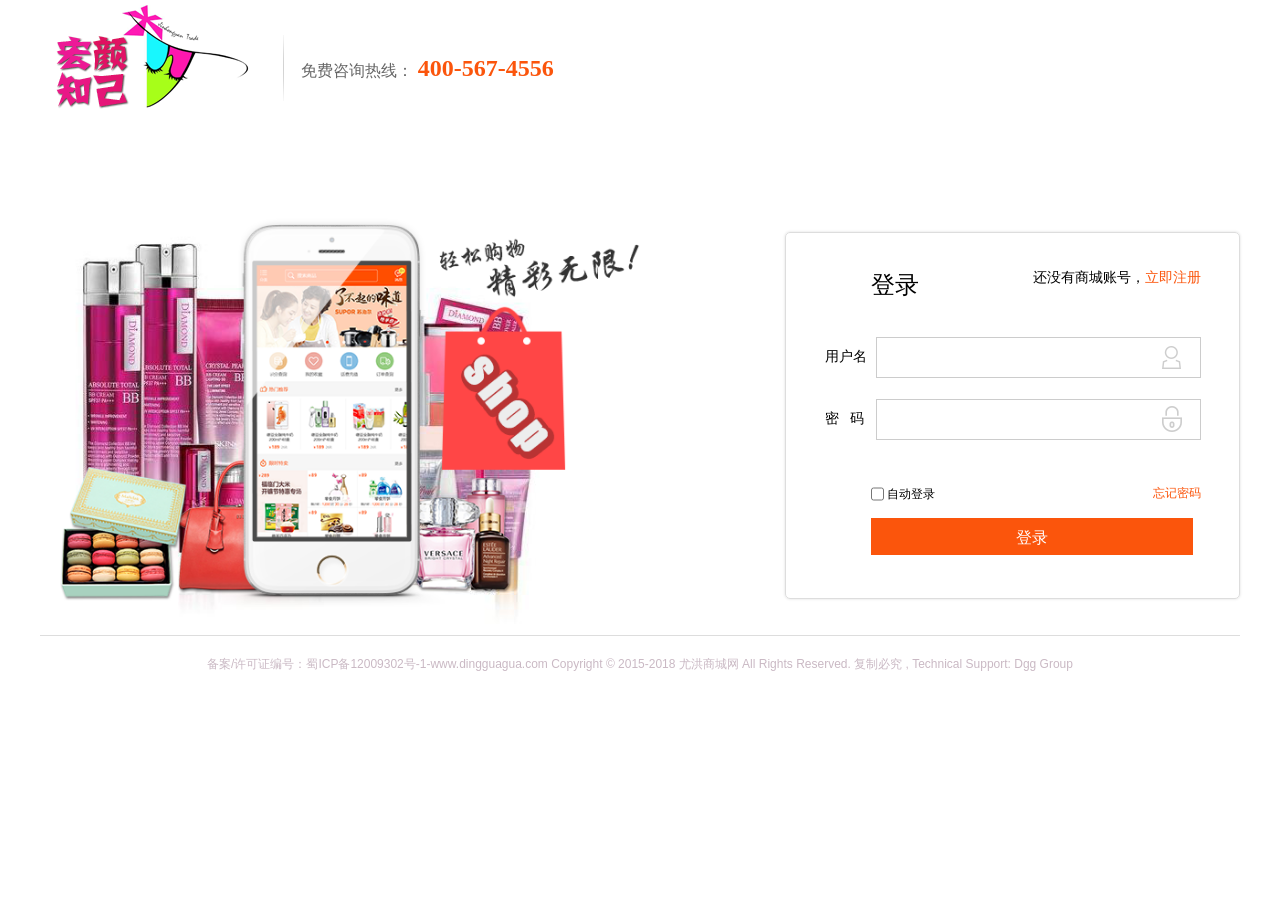
<file: login.html>
<!DOCTYPE html>
<html lang="en">
<head>
    <meta charset="UTF-8">
    <title>用户登录</title>
    <link rel="stylesheet" href="css/common.css">
    <link rel="stylesheet" href="css/login.css">
    <link rel="stylesheet" href="http://at.alicdn.com/t/font_433252_wjn80qqgogk3xr.css">
</head>
<body>
    <div class="login_box">
        <!--logo+电话-->
        <header>
            <a href="index.html">
                <img src="img/logo.png" >
            </a>
            <div class="phone">
                免费咨询热线： <b>400-567-4556</b>
            </div>

        </header>
        <!--主体部分-->
        <section>
            <img src="img/imgbg_03.png" >
            <form id="login">
                <table>
                    <thead>
                    <tr height="60">
                        <td></td>
                        <td><p>登录 <span>还没有商城账号，<a href="register.html">立即注册</a></span></p></td>
                    </tr>
                    </thead>
                    <tbody>
                    <tr>
                        <td> 用户名</td>
                        <td><input type="text" class="uName" name="uname"></td>
                    </tr>

                    <tr>
                        <td>密&nbsp;&nbsp; 码</td>
                        <td><input type="password" class="uPwd" name="upwd"></td>
                    </tr>

                    <tr class="input_tip">
                        <td></td>
                        <td >
                            <div class="tip_txt">
                                <i></i> <span></span>
                            </div>
                        </td>
                    </tr>

                    <tr  style="vertical-align: bottom;height:26px">
                        <td></td>
                        <td style="height:16px;">
                            <input type="checkbox" class="checkbox" style="height:16px">
                            <lable class="txt">自动登录</lable>
                            <a  href="javascript:" class="forget">忘记密码</a>
                        </td>
                    </tr>
                    <tr height="40">
                        <td></td>
                        <td> <input type="button" id="btnLogin" value="登录"></td>
                    </tr>
                    </tbody>
                </table>
            </form>
        </section>
        <!--页面底部-->
        <footer>
            备案/许可证编号：蜀ICP备12009302号-1-www.dingguagua.com Copyright © 2015-2018 尤洪商城网 All Rights Reserved. 复制必究 , Technical Support: Dgg Group
        </footer>
    </div>
    <script src="js/jquery-1.11.3.min.js"></script>
    <script src="js/jquery.cookie.js"></script>
    <script src="js/login.js"></script>
</body>
</html>
</file>
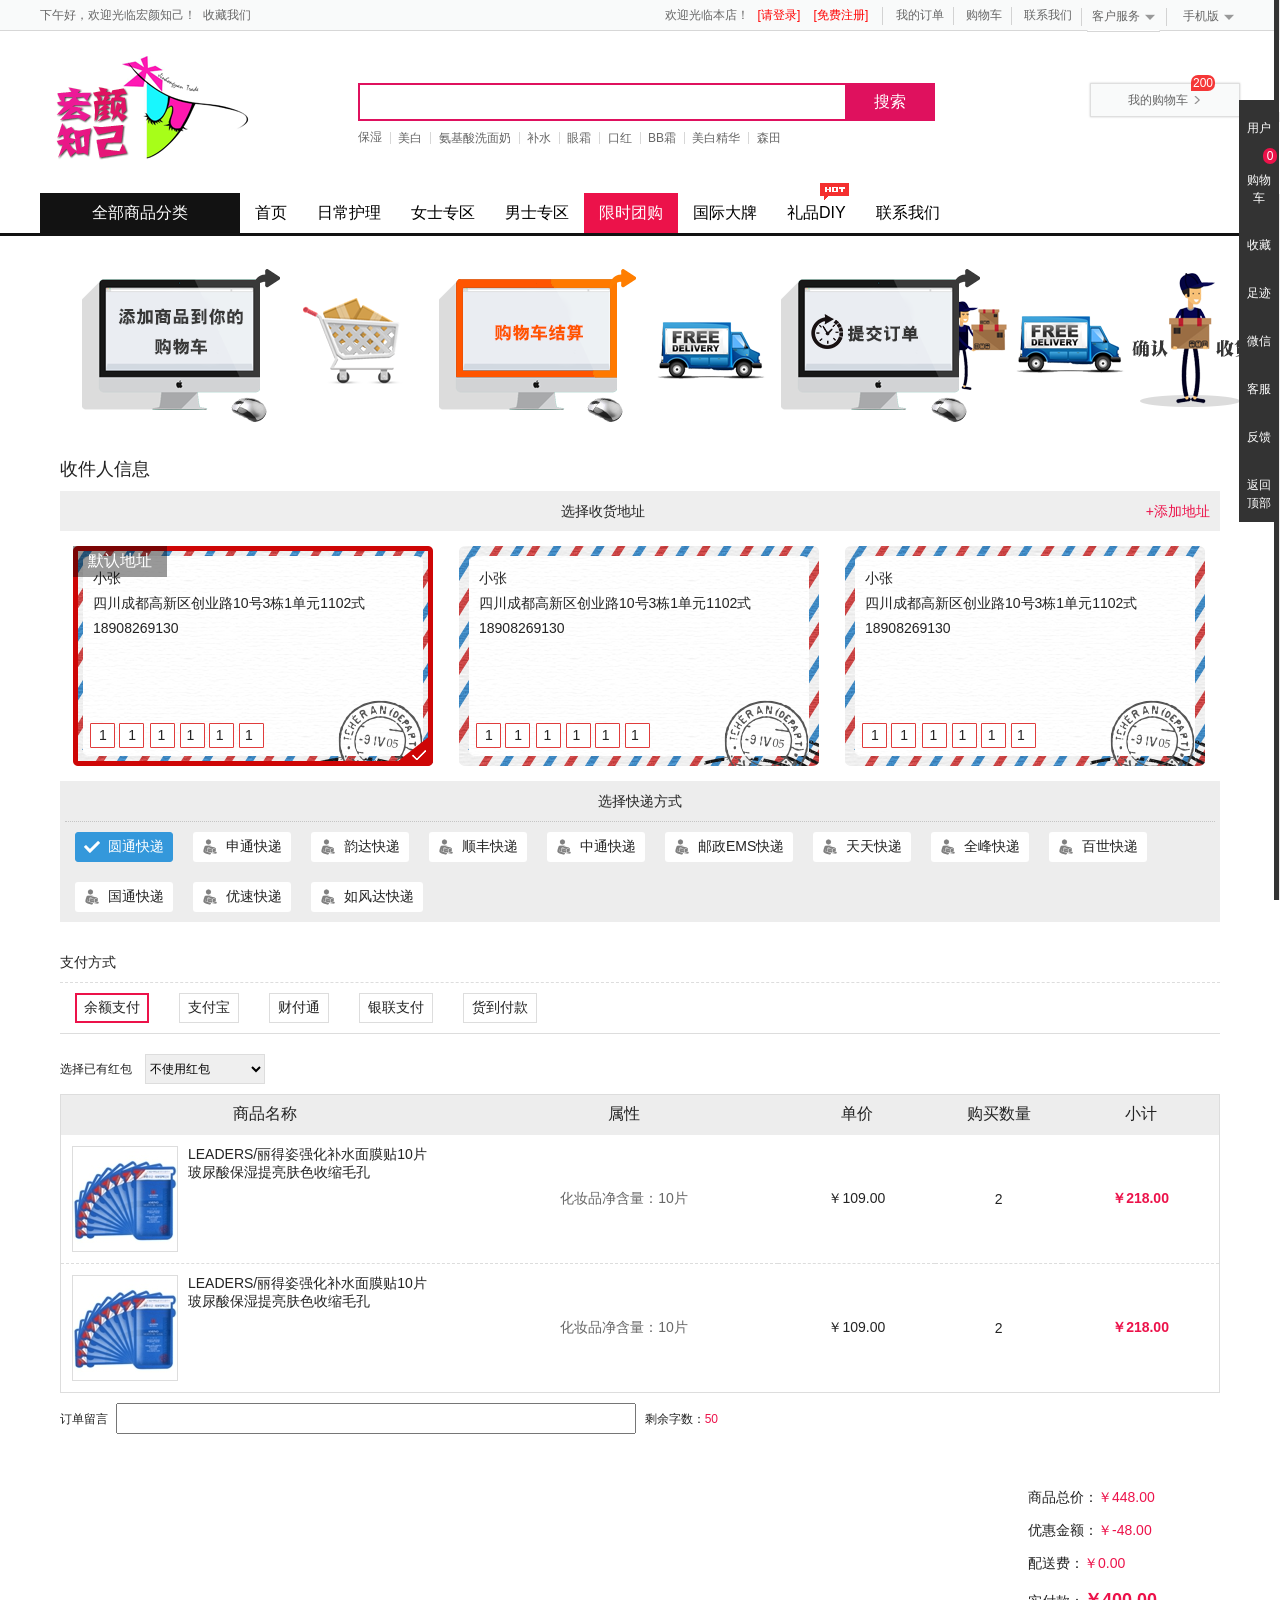
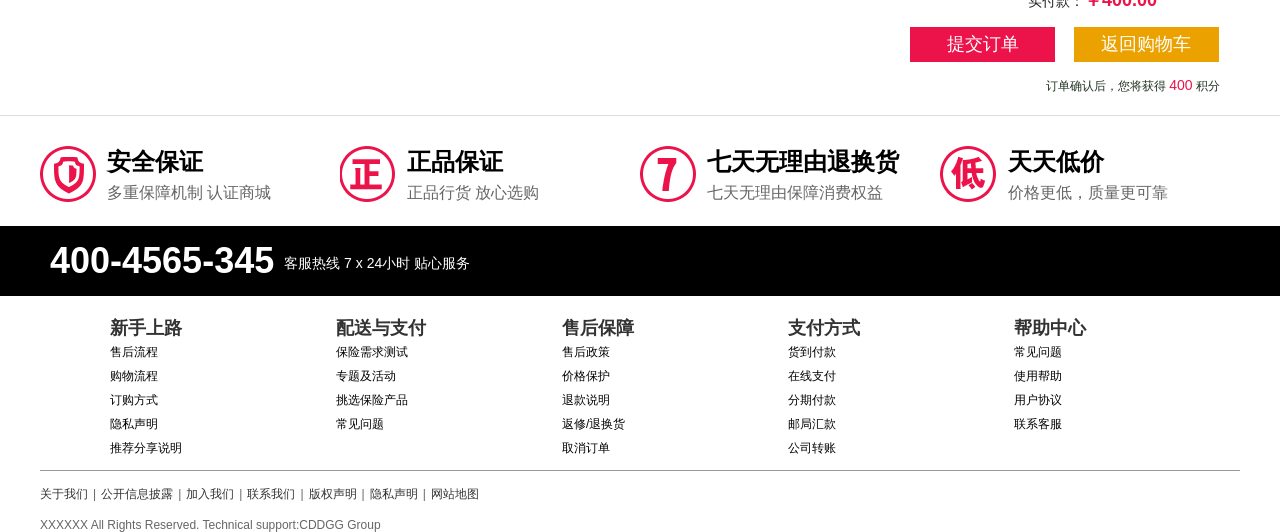
<file: order_payment.html>
<!DOCTYPE html>
<html lang="en">
<head>
    <meta charset="UTF-8">
    <title>订单确认</title>
    <link rel="stylesheet" href="css/common.css">
    <link rel="stylesheet" href="css/order_payment.css">
    <link rel="stylesheet" href="http://at.alicdn.com/t/font_433252_wjn80qqgogk3xr.css">
</head>
<body>
<div id="header"></div>
<!--主体部分-->
<section id="main" class=" clear">
    <img src="img/Process_img_02.png" alt="">
    <h1>收件人信息</h1>
    <!--收货地址-->
    <div id="addr">
        <p>选择收货地址 <a  class="rt">+添加地址</a></p>
        <ul class="addr_box clear">
                <li class="addr_choose">
                    <div class="addr_cont">
                    <p>小张</p>
                    <p>四川成都高新区创业路10号3栋1单元1102式</p>
                    <p>18908269130</p>
                    <p class="postcode">
                        <span>1</span>
                        <span>1</span>
                        <span>1</span>
                        <span>1</span>
                        <span>1</span>
                        <span>1</span>
                    </p>
                    </div>
                    <span class="default">默认地址</span>
                    <!--遮罩层-->
                    <div class="shade">
                        <a  class="btn_del"></a>
                        <a  class="btn_modify"></a>
                    </div>
                </li>
                <li>
                    <div class="addr_cont">
                    <p>小张</p>
                    <p>四川成都高新区创业路10号3栋1单元1102式</p>
                    <p>18908269130</p>
                    <p class="postcode">
                        <span>1</span>
                        <span>1</span>
                        <span>1</span>
                        <span>1</span>
                        <span>1</span>
                        <span>1</span>
                    </p>
                    </div>
                    <!--遮罩层-->
                    <div class="shade">
                        <a  class="btn_del"></a>
                        <a  class="btn_modify"></a>
                    </div>
                </li>
                <li>
                    <div class="addr_cont">
                    <p>小张</p>
                    <p>四川成都高新区创业路10号3栋1单元1102式</p>
                    <p>18908269130</p>
                    <p class="postcode">
                        <span>1</span>
                        <span>1</span>
                        <span>1</span>
                        <span>1</span>
                        <span>1</span>
                        <span>1</span>
                    </p>
                    </div>
                    <!--遮罩层-->
                    <div class="shade">
                        <a  class="btn_del"></a>
                        <a  class="btn_modify"></a>
                    </div>
                </li>
            </ul>
    </div>
    <!--快递方式-->
    <div id="express_delivery">
        <p>选择快递方式</p>
        <ul class="clear">
            <li class="selected">
                <a ><span></span>圆通快递</a>
                <div class="pop-up">
                    <b></b>
                    <p>到付价格=现付价格*1.25，不足1元按1元收取，到付最低15元起。此价格供参考，详情请咨询圆通当地营业网点</p>
                    <p>资费：15元</p>
                    <h3>满68元包邮</h3>
                    <p><a >点击查看是否在配送范围内</a></p>
                </div>
            </li>
            <li><a ><span></span>申通快递</a> <div class="pop-up">
                <b></b>
                <p>到付价格=现付价格*1.25，不足1元按1元收取，到付最低15元起。此价格供参考，详情请咨询圆通当地营业网点</p>
                <p>资费：15元</p>
                <h3>满68元包邮</h3>
                <p><a >点击查看是否在配送范围内</a></p>
            </div></li>
            <li><a ><span></span>韵达快递</a> <div class="pop-up">
                <b></b>
                <p>到付价格=现付价格*1.25，不足1元按1元收取，到付最低15元起。此价格供参考，详情请咨询圆通当地营业网点</p>
                <p>资费：15元</p>
                <h3>满68元包邮</h3>
                <p><a >点击查看是否在配送范围内</a></p>
            </div></li>
            <li><a ><span></span>顺丰快递</a> <div class="pop-up">
                <b></b>
                <p>到付价格=现付价格*1.25，不足1元按1元收取，到付最低15元起。此价格供参考，详情请咨询圆通当地营业网点</p>
                <p>资费：15元</p>
                <h3>满68元包邮</h3>
                <p><a >点击查看是否在配送范围内</a></p>
            </div></li>
            <li><a ><span></span>中通快递</a> <div class="pop-up">
                <b></b>
                <p>到付价格=现付价格*1.25，不足1元按1元收取，到付最低15元起。此价格供参考，详情请咨询圆通当地营业网点</p>
                <p>资费：15元</p>
                <h3>满68元包邮</h3>
                <p><a >点击查看是否在配送范围内</a></p>
            </div></li>
            <li><a ><span></span>邮政EMS快递</a> <div class="pop-up">
                <b></b>
                <p>到付价格=现付价格*1.25，不足1元按1元收取，到付最低15元起。此价格供参考，详情请咨询圆通当地营业网点</p>
                <p>资费：15元</p>
                <h3>满68元包邮</h3>
                <p><a >点击查看是否在配送范围内</a></p>
            </div></li>
            <li><a ><span></span>天天快递</a> <div class="pop-up">
                <b></b>
                <p>到付价格=现付价格*1.25，不足1元按1元收取，到付最低15元起。此价格供参考，详情请咨询圆通当地营业网点</p>
                <p>资费：15元</p>
                <h3>满68元包邮</h3>
                <p><a >点击查看是否在配送范围内</a></p>
            </div></li>
            <li><a ><span></span>全峰快递</a> <div class="pop-up">
                <b></b>
                <p>到付价格=现付价格*1.25，不足1元按1元收取，到付最低15元起。此价格供参考，详情请咨询圆通当地营业网点</p>
                <p>资费：15元</p>
                <h3>满68元包邮</h3>
                <p><a >点击查看是否在配送范围内</a></p>
            </div></li>
            <li><a ><span></span>百世快递</a> <div class="pop-up">
                <b></b>
                <p>到付价格=现付价格*1.25，不足1元按1元收取，到付最低15元起。此价格供参考，详情请咨询圆通当地营业网点</p>
                <p>资费：15元</p>
                <h3>满68元包邮</h3>
                <p><a >点击查看是否在配送范围内</a></p>
            </div></li>
            <li><a ><span></span>国通快递</a> <div class="pop-up">
                <b></b>
                <p>到付价格=现付价格*1.25，不足1元按1元收取，到付最低15元起。此价格供参考，详情请咨询圆通当地营业网点</p>
                <p>资费：15元</p>
                <h3>满68元包邮</h3>
                <p><a >点击查看是否在配送范围内</a></p>
            </div></li>
            <li><a ><span></span>优速快递</a> <div class="pop-up">
                <b></b>
                <p>到付价格=现付价格*1.25，不足1元按1元收取，到付最低15元起。此价格供参考，详情请咨询圆通当地营业网点</p>
                <p>资费：15元</p>
                <h3>满68元包邮</h3>
                <p><a >点击查看是否在配送范围内</a></p>
            </div></li>
            <li><a ><span></span>如风达快递</a> <div class="pop-up">
                <b></b>
                <p>到付价格=现付价格*1.25，不足1元按1元收取，到付最低15元起。此价格供参考，详情请咨询圆通当地营业网点</p>
                <p>资费：15元</p>
                <h3>满68元包邮</h3>
                <p><a >点击查看是否在配送范围内</a></p>
            </div></li>
        </ul>
    </div>
    <!--支付方式-->
    <div id="payment">
        <p>支付方式</p>
        <ul class="clear">
            <li class="active"><a >余额支付</a></li>
            <li><a >支付宝</a></li>
            <li><a >财付通</a></li>
            <li><a >银联支付</a></li>
            <li><a >货到付款</a></li>
        </ul>
    </div>
    <!--红包-->
    <div id="coupon">
        选择已有红包
        <select name="" id="">
            <option value="">不使用红包</option>
            <option value="">5元红包</option>
            <option value="">10元红包</option>
        </select>
    </div>
    <!--产品列表-->
    <table id="product_list">
            <thead>
                <tr>
                    <td class="pro_info">商品名称</td>
                    <td class="pro_property">属性</td>
                    <td class="pro_price">单价</td>
                    <td class="pro_amount">购买数量</td>
                    <td class="pro_sum">小计</td>
                </tr>
            </thead>
            <tbody>
                <tr>
                    <td class="pro_info">
                        <a  class="lf"><img src="products/qq/p_39.jpg" alt=""></a>
                        <p class="lf"><a >LEADERS/丽得姿强化补水面膜贴10片 玻尿酸保湿提亮肤色收缩毛孔</a></p>
                    </td>
                    <td class="pro_property">
                        化妆品净含量：10片
                    </td>
                    <td class="pro_price">￥109.00</td>
                    <td class="pro_amount">2</td>
                    <td class="pro_sum">￥218.00</td>
                </tr>
                <tr>
                    <td class="pro_info">
                        <a  class="lf"><img src="products/qq/p_39.jpg" alt=""></a>
                        <p class="lf"><a >LEADERS/丽得姿强化补水面膜贴10片 玻尿酸保湿提亮肤色收缩毛孔</a></p>
                    </td>
                    <td class="pro_property">
                        化妆品净含量：10片
                    </td>
                    <td class="pro_price">￥109.00</td>
                    <td class="pro_amount">2</td>
                    <td class="pro_sum">￥218.00</td>
                </tr>
            </tbody>
        </table>
    <!--订单留言-->
    <p id="mes">
        订单留言
        <input type="text">
        剩余字数：<span>50</span>
    </p>
    <!--结算部分-->
    <div id="amount" class="rt">
        <ul>
            <li>商品总价：<span>￥448.00</span></li>
            <li>优惠金额：<span>￥-48.00</span></li>
            <li>配送费：<span>￥0.00</span></li>
            <li>实付款：<b>￥400.00</b></li>
            <li><a  class="submit_order">提交订单</a> <a  class="goBack">返回购物车</a></li>
        </ul>
        <p>订单确认后，您将获得 <span>400</span> 积分 </p>
    </div>


</section>
<!--页面底部-->
<div id="footer"></div>
<script src="js/jquery-1.11.3.min.js"></script>
<script src="js/jquery.cookie.js"></script>
<script src="js/common.js"></script>
<script src="js/order_payment.js"></script>
</body>
</html>
</file>
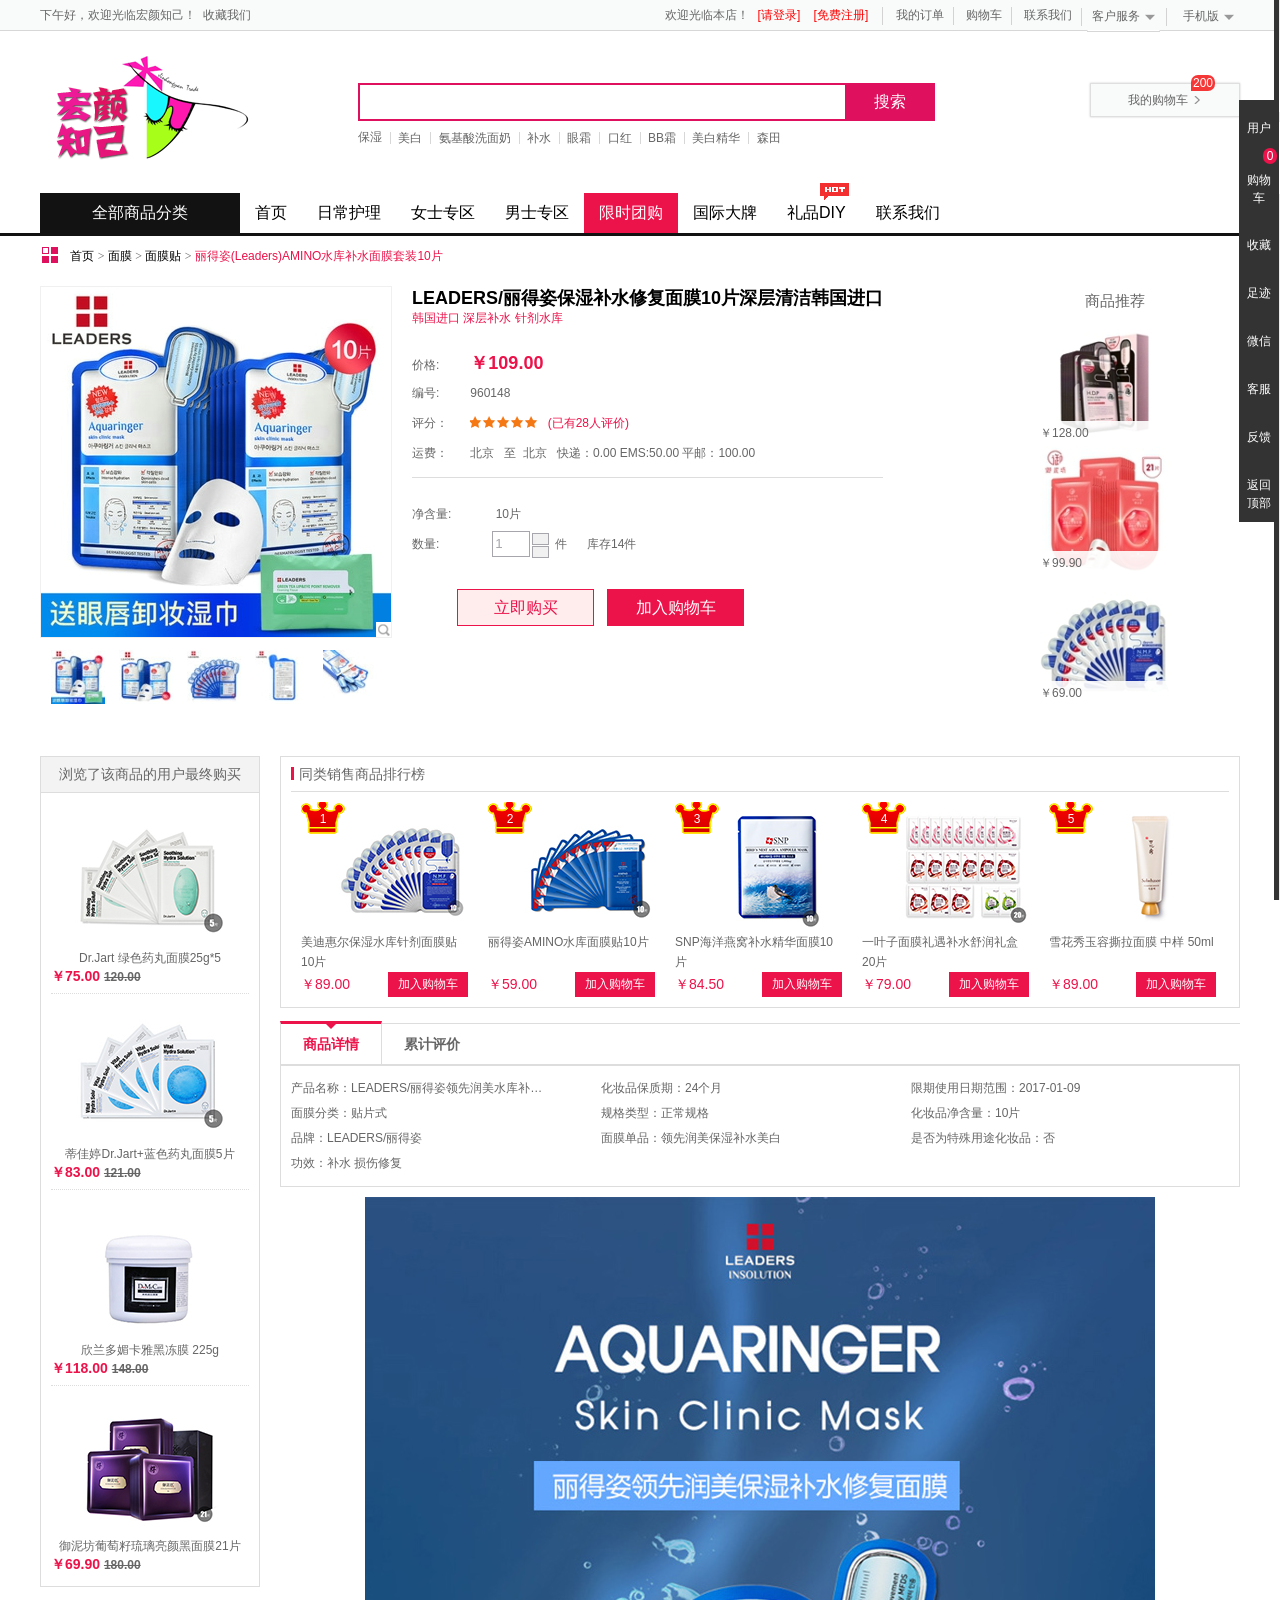
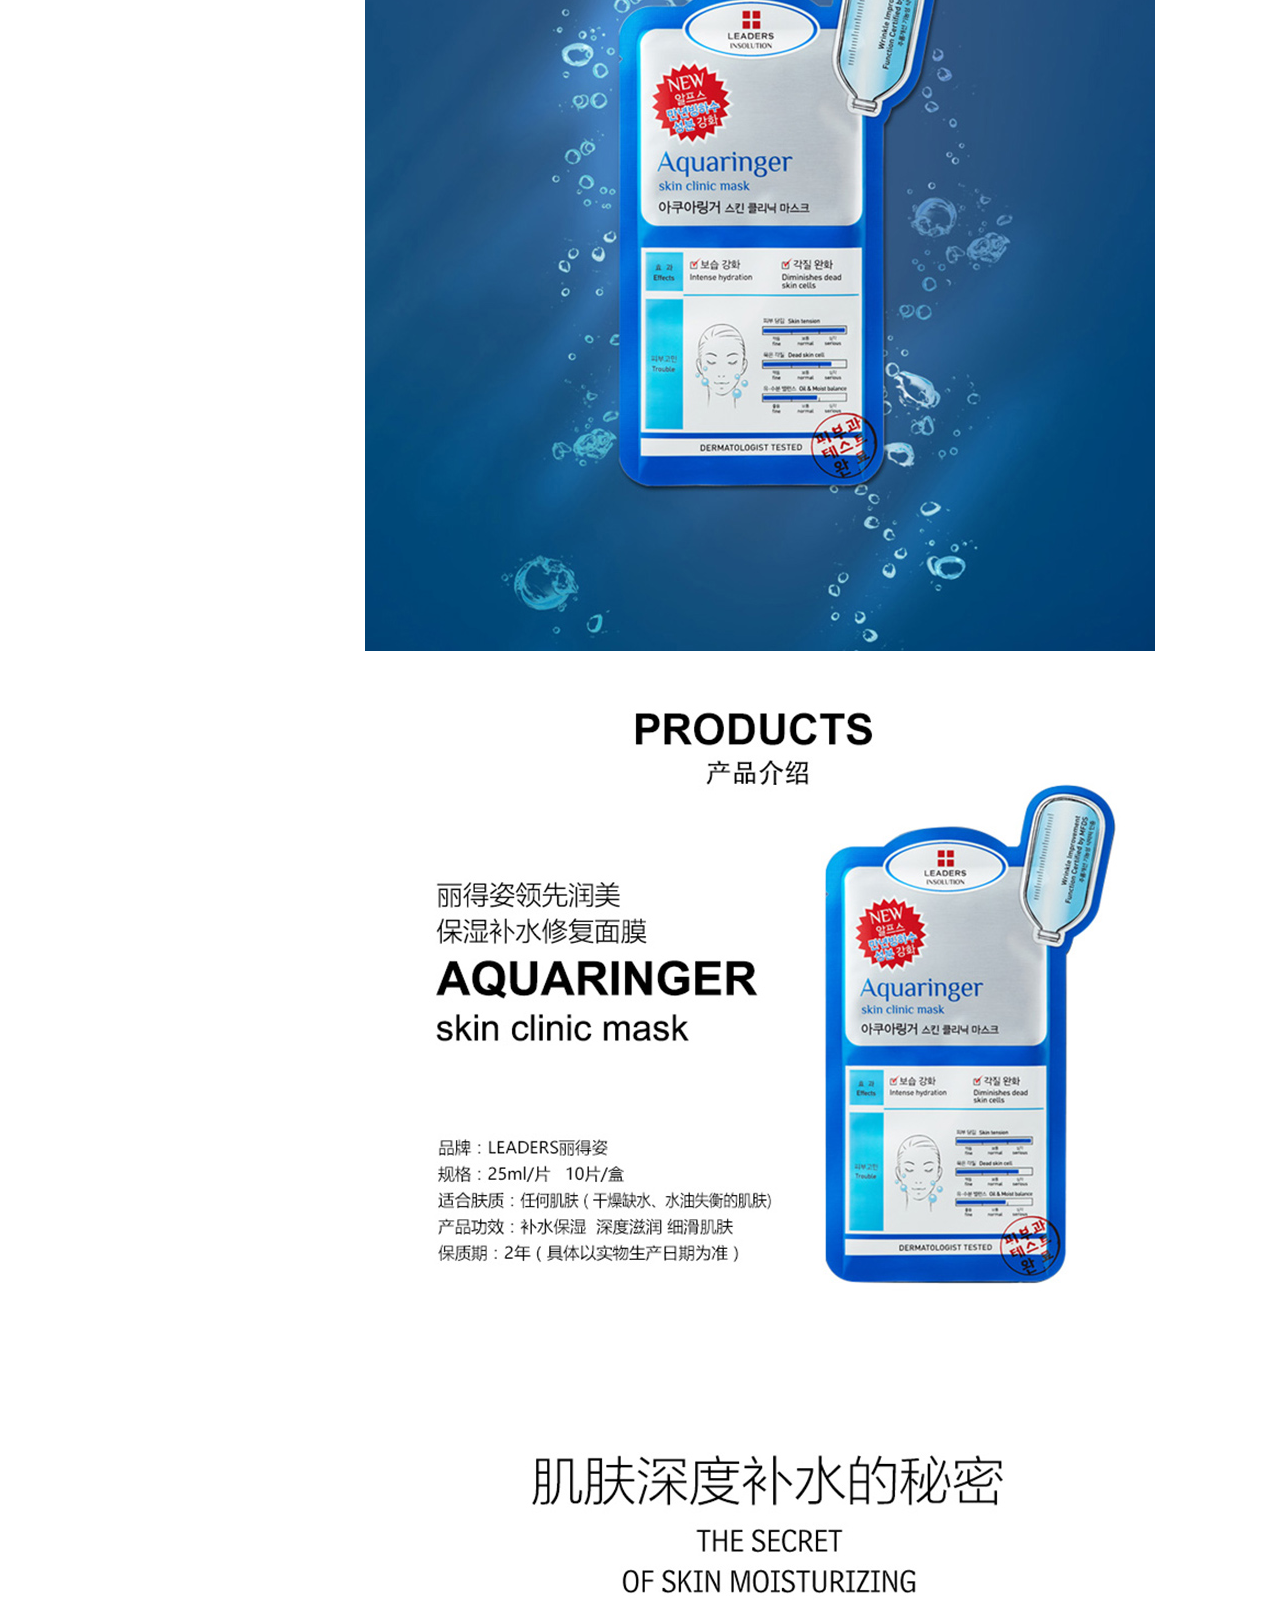
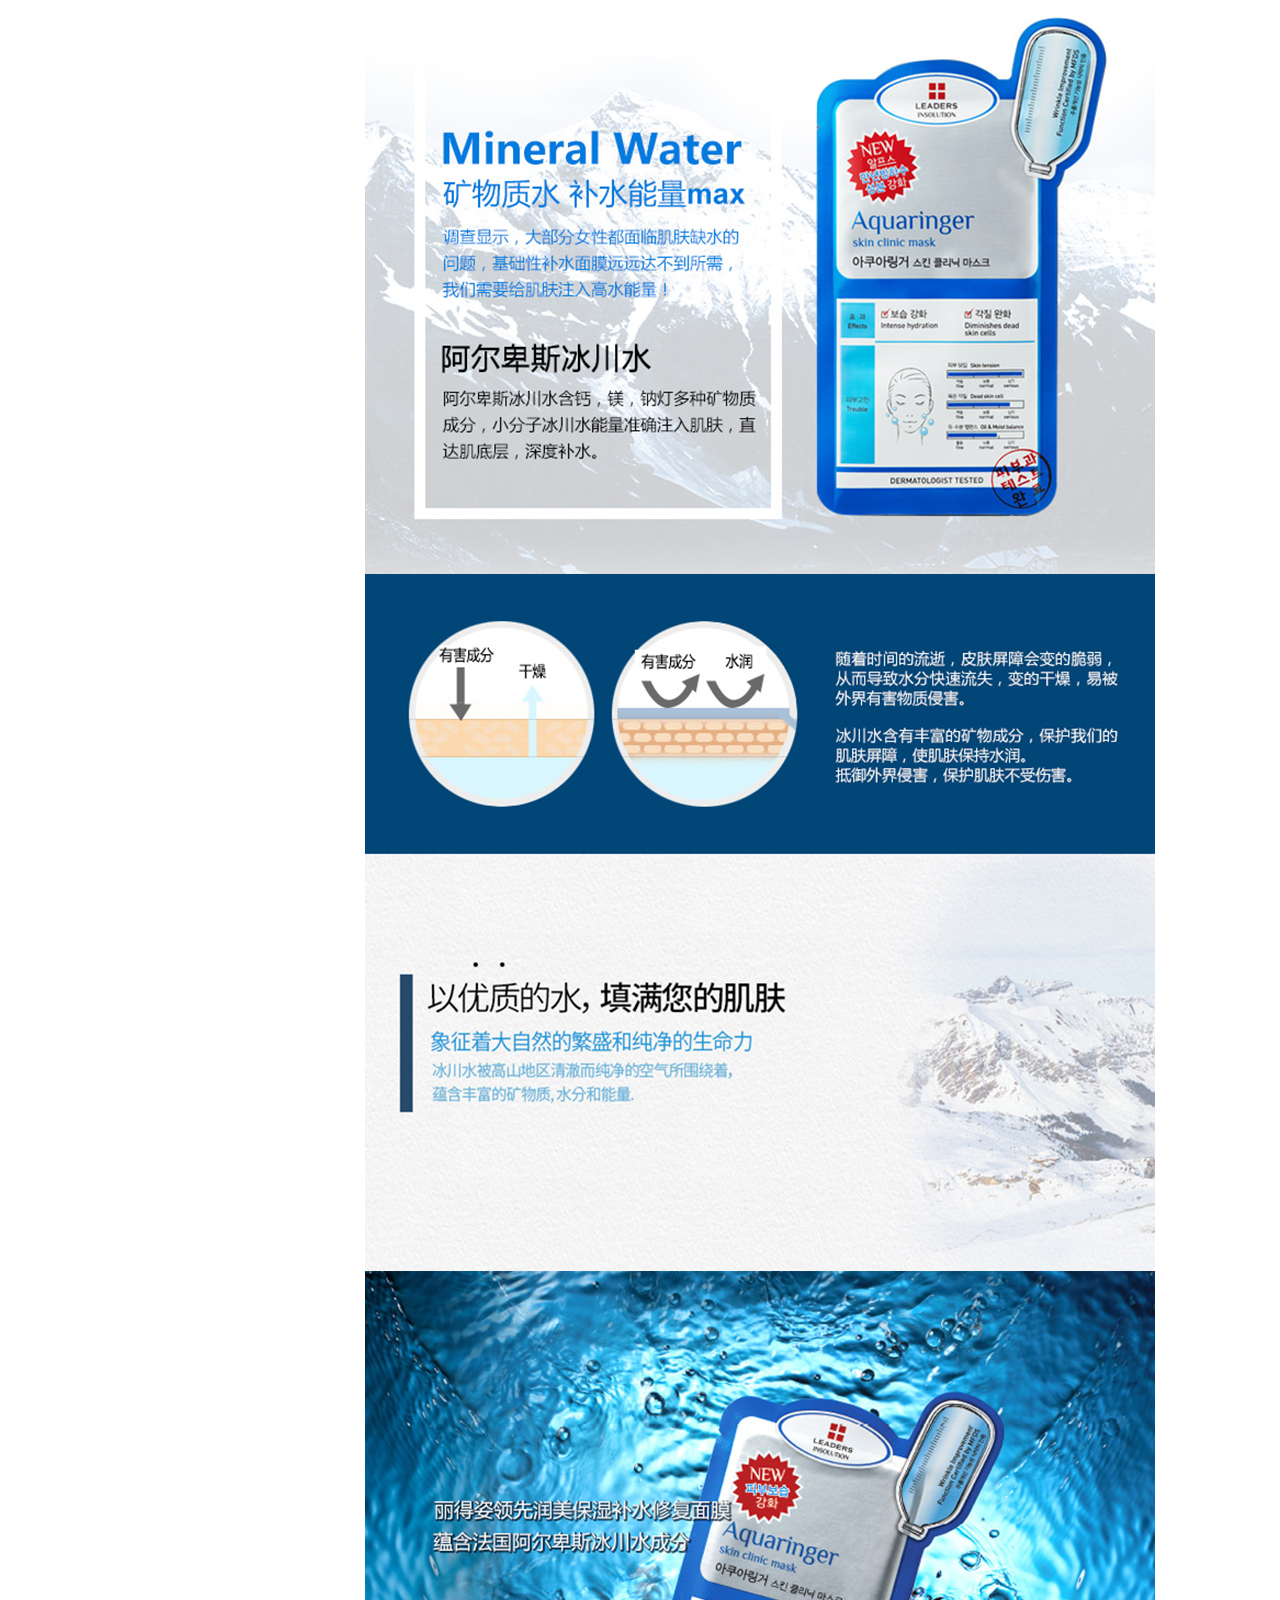
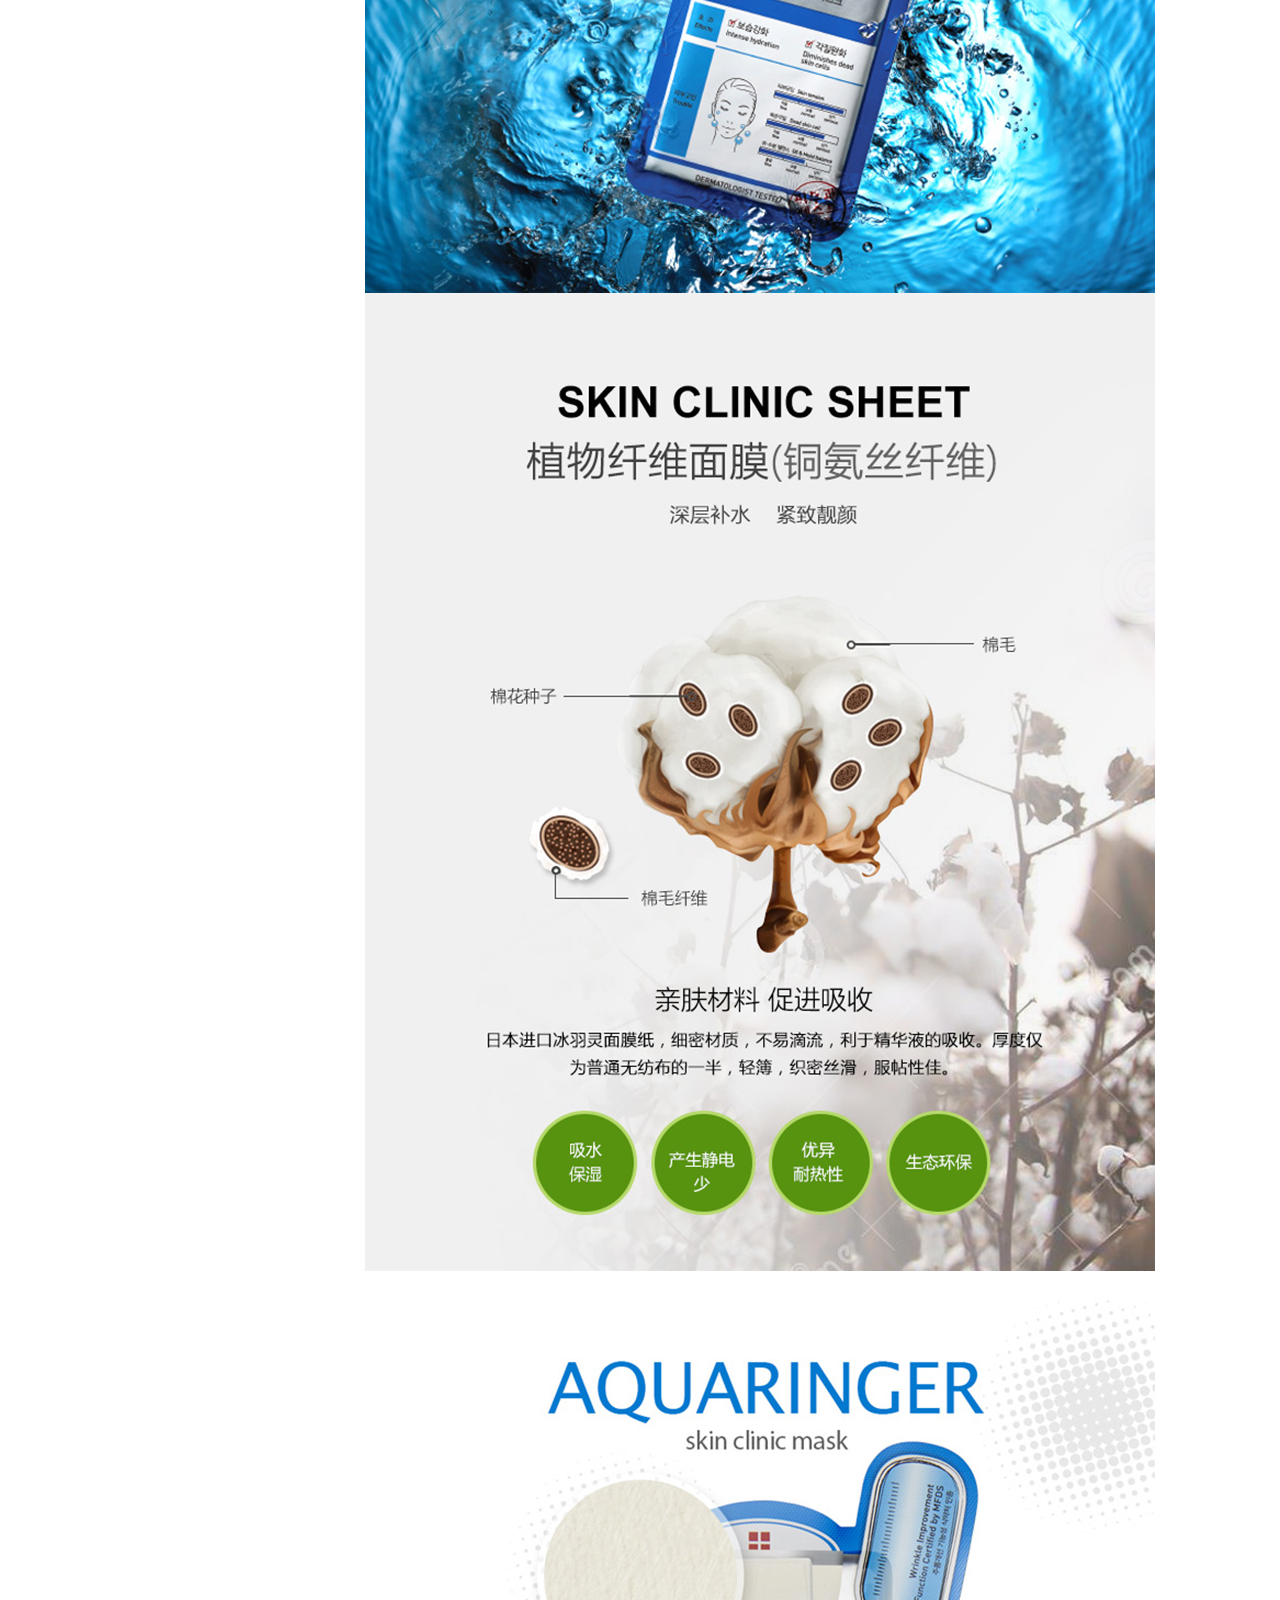
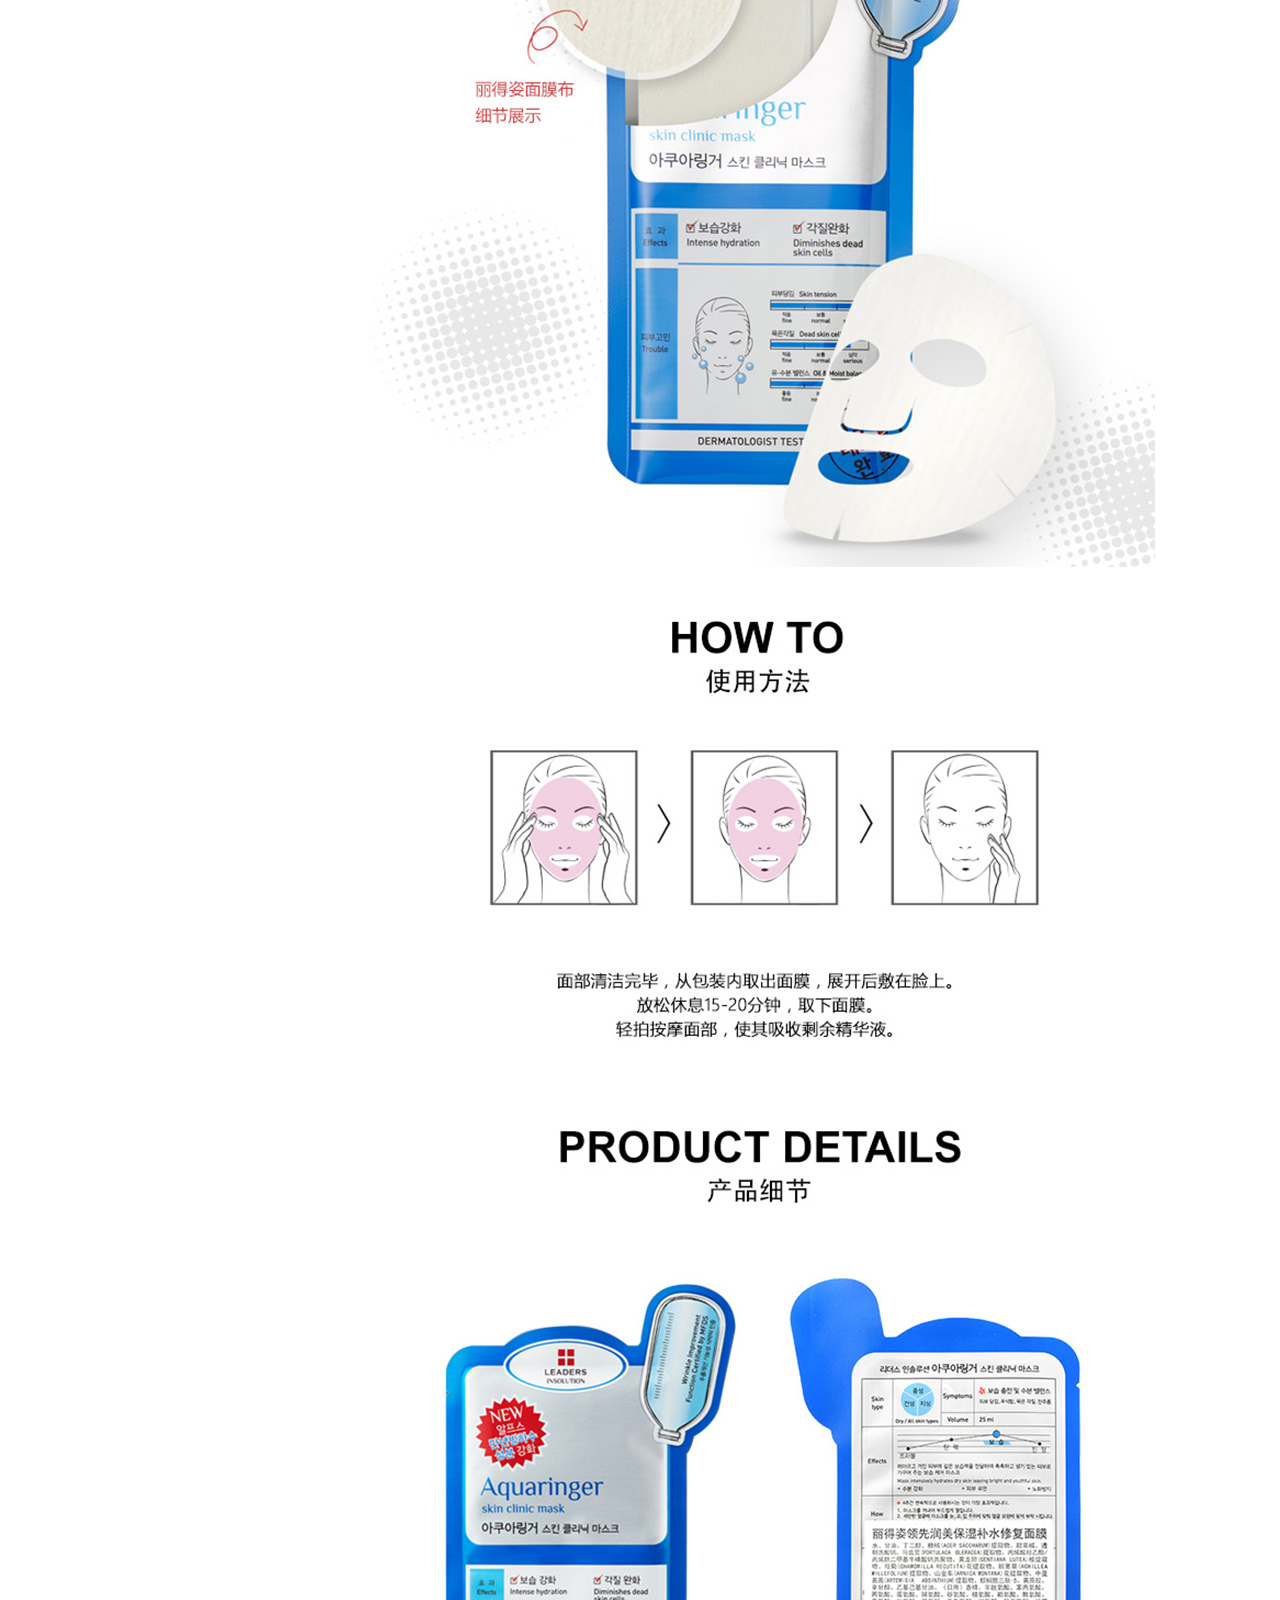
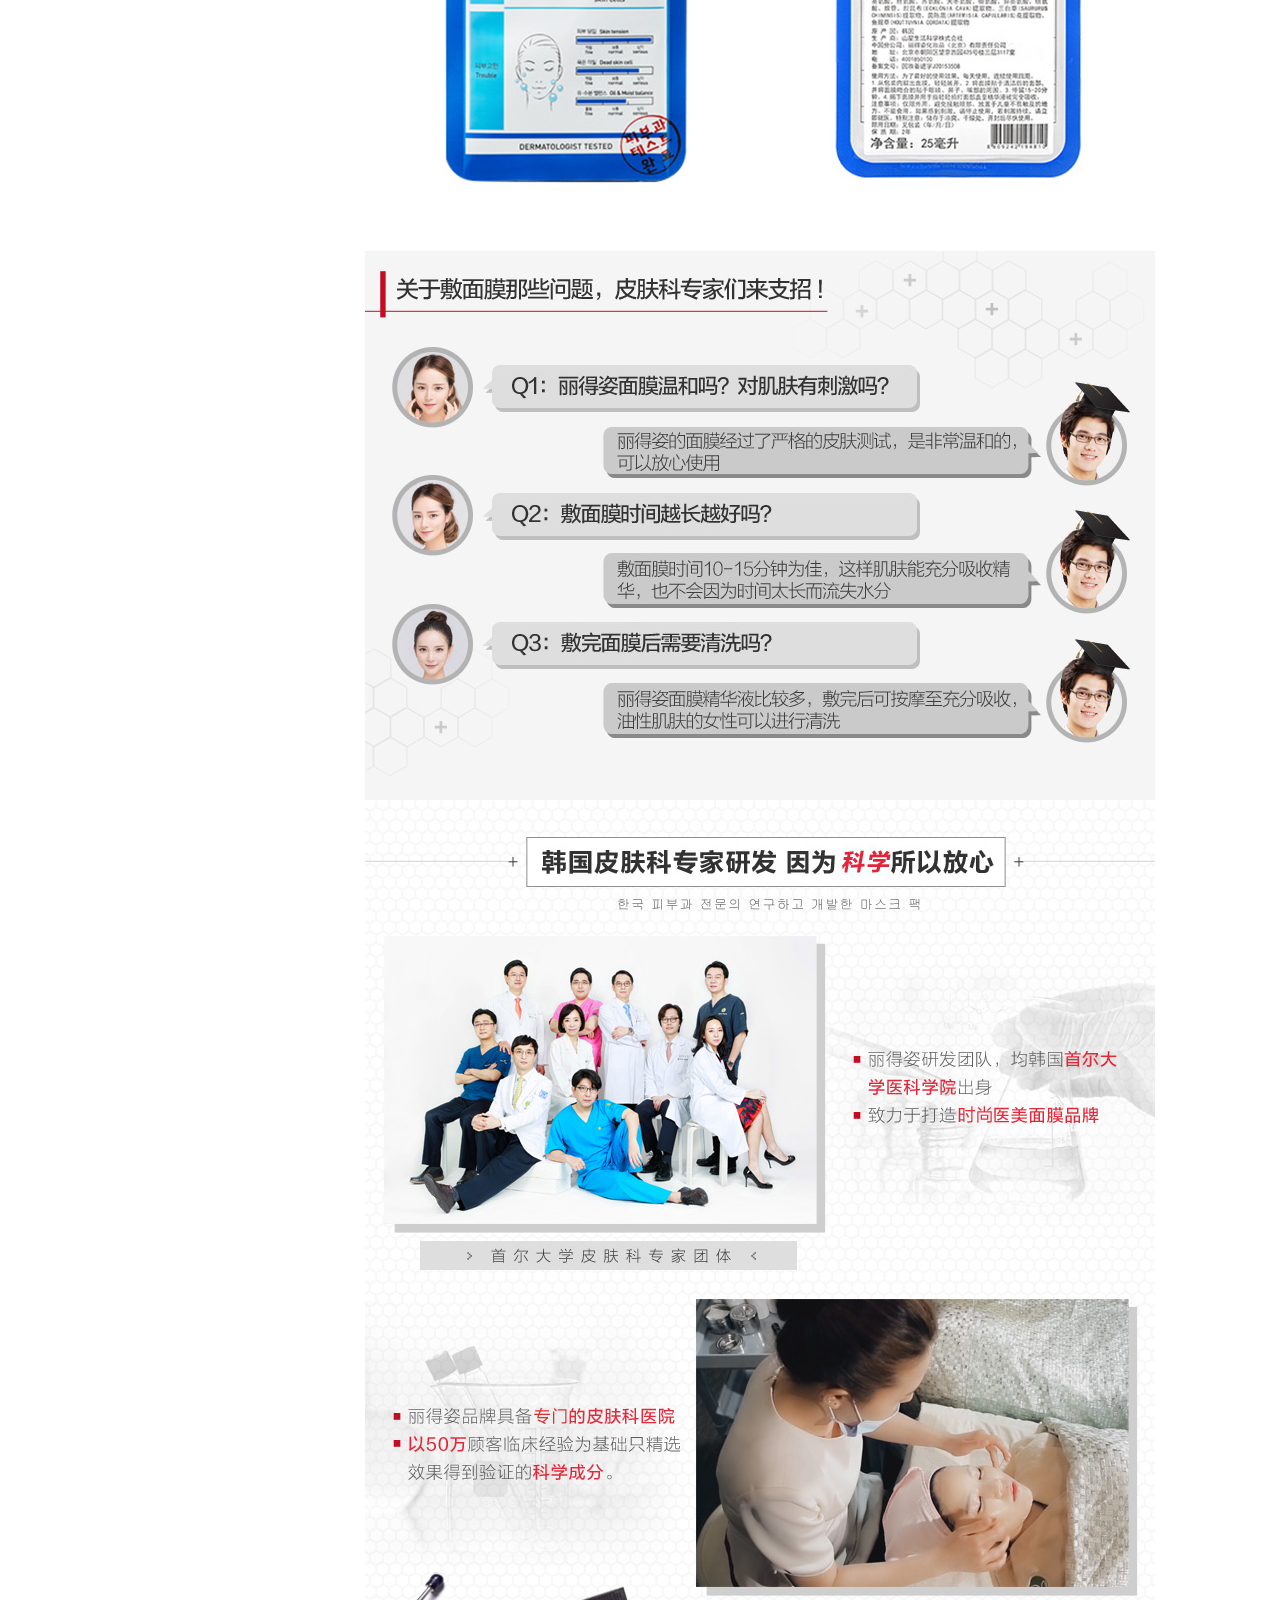
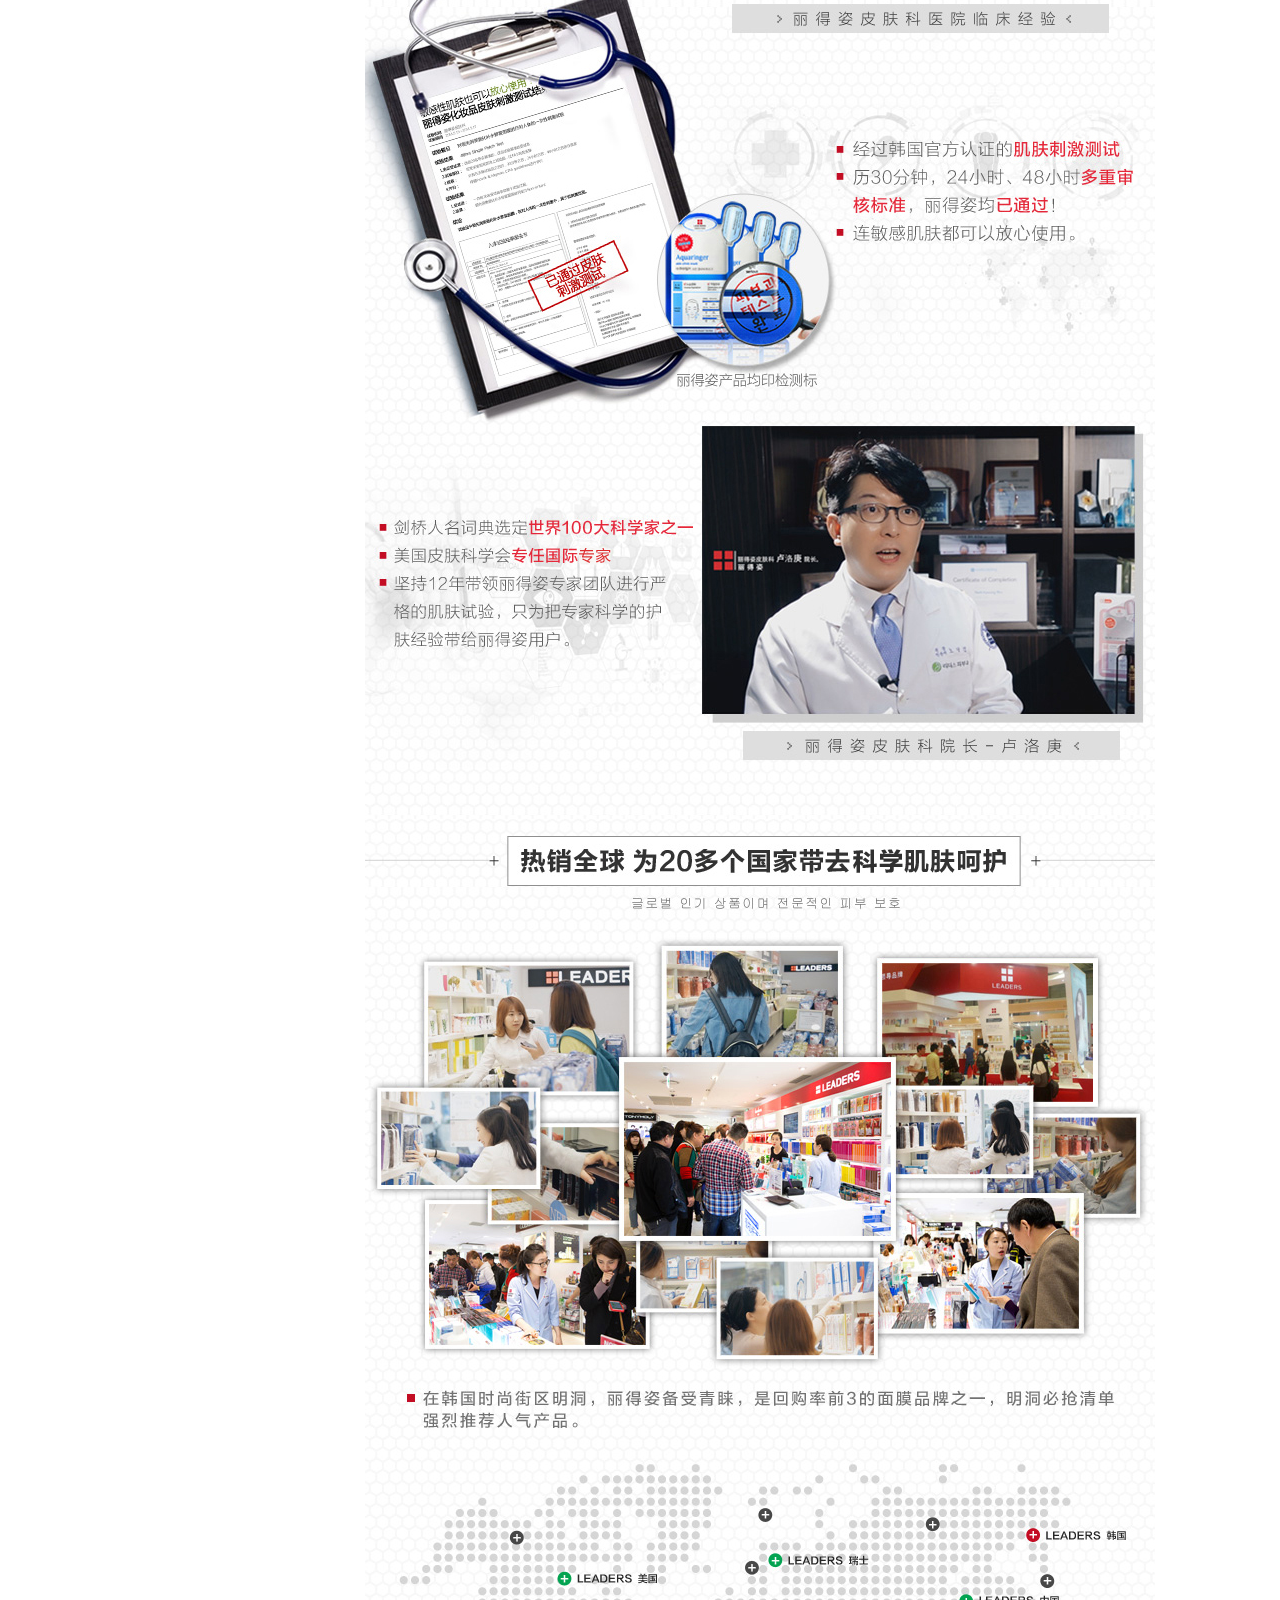
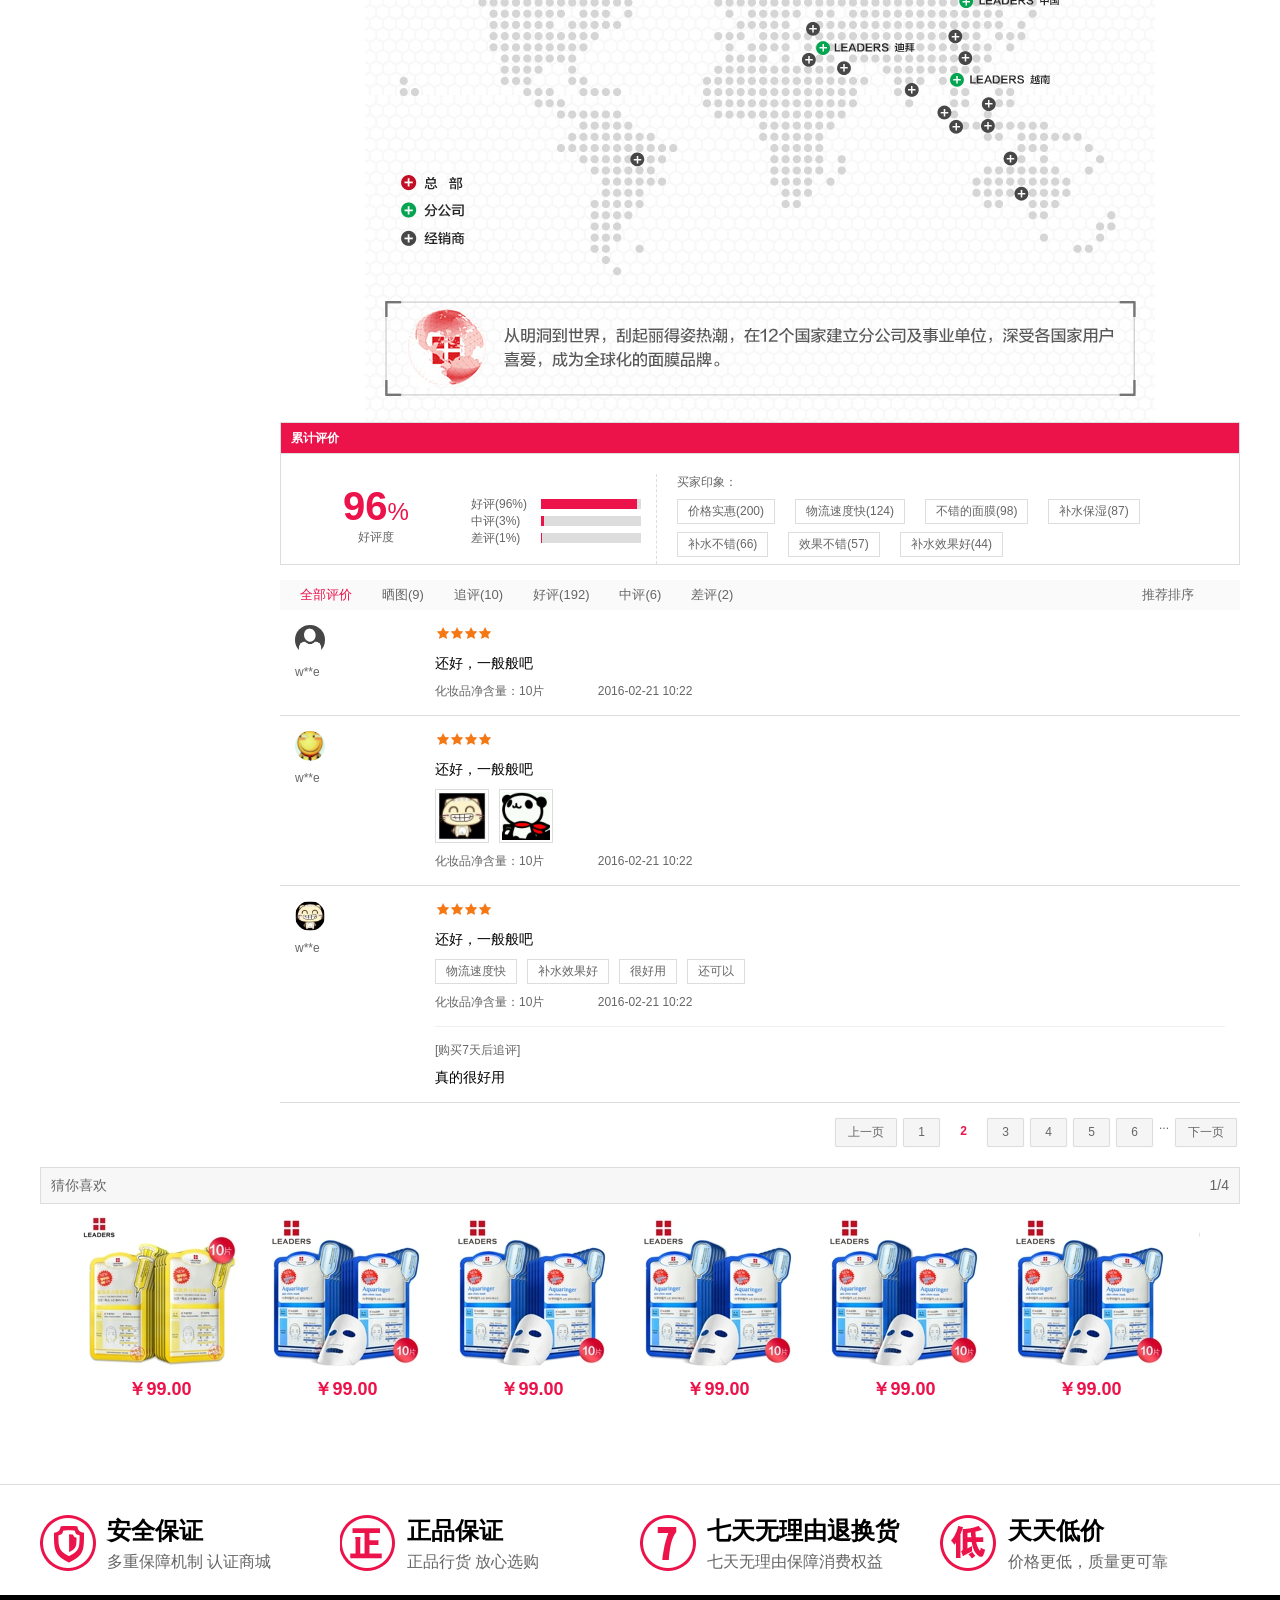
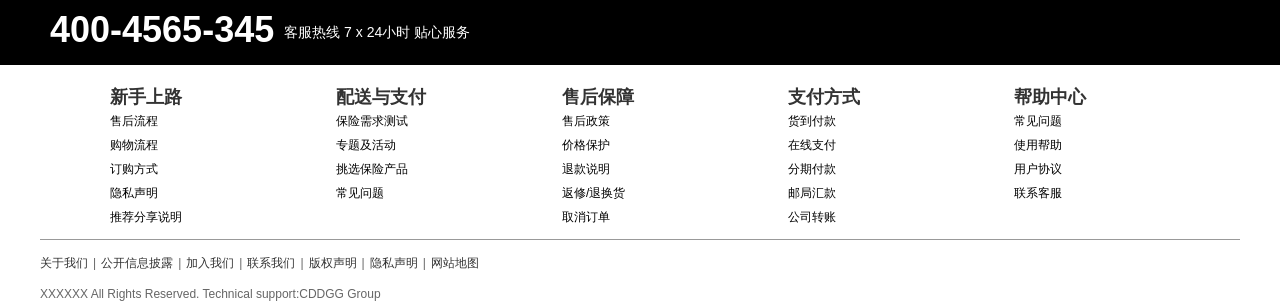
<file: product_detail.html>
<!DOCTYPE html>
<html lang="en">
<head>
    <meta charset="UTF-8">
    <title>商品详情</title>
    <link rel="stylesheet" href="css/common.css">
    <link rel="stylesheet" href="http://at.alicdn.com/t/font_433252_p5uyrhr8r774x6r.css">
    <link rel="stylesheet" href="css/product_detail.css">
</head>
<body>
<div id="header"></div>
<!--主体区-->
<section id="main" class="clear">
    <div class="wrap">
        <!--位置-->
        <div id="location">
            <em></em>
            <a >首页</a>
            <span>&gt;</span>
            <a >面膜</a>
            <span>&gt;</span>
            <a >面膜贴</a>
            <span>&gt;</span>
            <b>丽得姿(Leaders)AMINO水库补水面膜套装10片</b>
        </div>
        <!--商品简介-->
        <div id="pro_intro" class="clear">
            <!--预览图部分-->
            <div id="preview">
                <div id="mediumDiv">
                    <img id="mImg" src="products/p_35_s1_m.jpg" >
                    <a></a>
                    <div id="mask"></div>
                    <div id="superMask"></div>
                </div>
                <div id="largeDiv"></div>
                <ul id="icon_list">
                        <li>
                            <img src="products/p_35_s1.jpg" >
                        </li>
                        <li>
                            <img src="products/p_35_s2.jpg" >
                        </li>
                        <li>
                            <img src="products/p_35_s3.jpg" >
                        </li>
                        <li>
                            <img src="products/p_35_s4.jpg" alt="">
                        </li>
                        <li>
                            <img src="products/p_35_s5.jpg" alt="">
                        </li>
                    </ul>
            </div>
            <!--文字信息-->
            <div id="pro_info" class="lf clear">
                <!--商品名称+简介-->
                <div class="pro_name">
                    <h3>LEADERS/丽得姿保湿补水修复面膜10片深层清洁韩国进口</h3>
                    <span>韩国进口 深层补水 针剂水库</span>
                </div>
                <!--商品价格等概要-->
                <ul class="pro_summary">
                    <li class="pro_price">
                        <span>价格:</span>
                        <b>￥109.00</b>
                      </li>
                    <li class="pro_id">
                        <span>编号:</span>
                        <b>960148</b>
                    </li>
                    <li class="pro_grade">
                        <span>评分：</span>
                        <b></b>
                        <a class="pj_count" href="#ljpj">(已有28人评价)</a>
                    </li>
                    <li class="pro_delivery">
                        <span>运费：</span>
                        <div class="content">
                            北京 &nbsp; 至
                            <a >&nbsp;北京 <b class="iconfont icon-jiantou-copy-copy-copy"></b> &nbsp;</a>
                            <p>快递：0.00 EMS:50.00 平邮：100.00</p>
                        </div>
                        <!--弹出部分    -->
                        <div class="delivery_list">
                            <a >x</a>
                            <ul class="zx_city clear">
                                <li><a >北京</a></li>
                                <li><a >天津</a></li>
                                <li><a >上海</a></li>
                                <li><a >重庆</a></li>
                            </ul>
                            <ul>
                                <li><a >河北</a></li>
                                <li><a >山西</a></li>
                                <li><a >内蒙古</a></li>
                                <li><a >辽宁</a></li>
                                <li><a >吉林</a></li>
                                <li><a >黑龙江</a></li>
                                <li class="addr_box">
                                    <ul class="clear">
                                        <li>
                                            <a >石家庄</a>
                                        </li>
                                        <li>
                                            <a >唐山</a>
                                        </li>
                                        <li>
                                            <a >秦皇岛</a>
                                        </li>
                                        <li>
                                            <a >邯郸</a>
                                        </li>
                                        <li>
                                            <a >邢台</a>
                                        </li>
                                        <li>
                                            <a >保定</a>
                                        </li>
                                        <li>
                                            <a >张家口</a>
                                        </li>
                                        <li>
                                            <a >承德</a>
                                        </li>
                                        <li>
                                            <a >沧州</a>
                                        </li>
                                        <li>
                                            <a >廊坊</a>
                                        </li>
                                        <li>
                                            <a >衡水</a>
                                        </li>

                                    </ul>
                                </li>
                                <li><a >江苏</a></li>
                                <li><a >浙江</a></li>
                                <li><a >安徽</a></li>
                                <li><a >福建</a></li>
                                <li><a >江西</a></li>
                                <li><a >山东</a></li>
                                <li><a >河南</a></li>
                                <li><a >湖北</a></li>
                                <li><a >湖南</a></li>
                                <li><a >广东</a></li>
                                <li><a >广西</a></li>
                                <li><a >海南</a></li>
                                <li><a >四川</a></li>
                                <li><a >贵州</a></li>
                                <li><a >云南</a></li>
                                <li><a >西藏</a></li>
                                <li><a >陕西</a></li>
                                <li><a >甘肃</a></li>
                                <li><a >青海</a></li>
                                <li><a >宁夏</a></li>
                                <li><a >新疆</a></li>
                                <li><a >台湾</a></li>
                                <li><a >香港</a></li>
                                <li><a >澳门</a></li>
                            </ul>
                        </div>
                    </li>
                </ul>
                <!--化妆品净含量+购买数量-->
                <ul class="choose">
                    <li class="choose_weight">
                        <span>净含量:</span>
                        <p >10片<em></em></p>
                    </li>
                    <li class="choose_amount">
                        <span>数量:</span>
                        <div>
                            <input class="amount" type="text" value="1">
                            <a  class="add"><i class="iconfont icon-f111"></i></a>
                            <a  class="minus"><i class="iconfont icon-f11"></i></a>
                            <span>件</span>
                        </div>
                        库存14件
                    </li>
                    <li class="kucun">
                        <i></i><b>您所填写的商品数量超过库存!</b>
                    </li>
                    <li class="choose_btn">
                        <a  class="buy">立即购买</a>
                        <a  class="add_cart"> <i class="iconfont icon-jiarugouwuche"></i> 加入购物车</a>
                    </li>
                </ul>
            </div>
            <!--商品推荐-->
            <div id="recommend" >
                <p>商品推荐</p>
                <ul class="recommend_list">
                    <li class="clear">
                        <a  title="Mediheal可莱丝 美迪惠尔毛孔紧致黑炭面膜10片 水库针剂(保湿补水 睡眠 亮肤 护肤品 男女士）"><img src="products/qq/p_36.jpg" alt="" ></a>
                        <p>￥128.00</p>
                    </li>
                    <li class="clear">
                        <a  title="御泥坊 晶亮红石榴亮肤补水面膜贴套装21片（亮肤补水 改善粗糙）"><img src="products/qq/p_37.jpg" alt="" ></a>
                        <p>￥99.90</p>
                    </li>
                    <li class="clear">
                        <a  title="韩国 丽得姿(LEADERS)美蒂优氨基酸深层补水面膜10片盒 氨基酸 深层补水"><img src="products/qq/p_38.jpg" alt="" ></a>
                        <p>￥69.00</p>
                    </li>
                </ul>
            </div>
        </div>
        <!--左：最终购买-->
        <div id="view_buy" class="lf clear">
            <p>浏览了该商品的用户最终购买</p>
            <ul>
                <li>
                    <a  title="Dr.Jart 绿色药丸面膜25g*5"><img src="products/p901.jpg" alt=""></a>
                    <p><a  title="Dr.Jart 绿色药丸面膜25g*5">Dr.Jart 绿色药丸面膜25g*5</a></p>
                    <h6>￥75.00 <s>120.00</s> </h6>
                </li>
                <li>
                    <a  title="蒂佳婷Dr.Jart+蓝色药丸面膜5片"><img src="products/p902.jpg" alt=""></a>
                    <p><a  title="蒂佳婷Dr.Jart+蓝色药丸面膜5片">蒂佳婷Dr.Jart+蓝色药丸面膜5片<a></p>
                    <h6>￥83.00 <s>121.00</s> </h6>
                </li>
                <li>
                    <a  title="欣兰多媚卡雅黑冻膜 225g"><img src="products/p903.jpg" alt=""></a>
                    <p><a  title="欣兰多媚卡雅黑冻膜 225g">欣兰多媚卡雅黑冻膜 225g</a></p>
                    <h6>￥118.00 <s>148.00</s> </h6>
                </li>
                <li>
                    <a  title="御泥坊葡萄籽琉璃亮颜黑面膜21片"><img src="products/p904.jpg" alt=""></a>
                    <p><a  title="御泥坊葡萄籽琉璃亮颜黑面膜21片">御泥坊葡萄籽琉璃亮颜黑面膜21片</a></p>
                    <h6>￥69.90 <s>180.00</s> </h6>
                </li>
            </ul>
        </div>
        <!--右：排行榜+商品详情-->
        <div id="right_product" class="lf clear">
            <!--同类商品销售排行-->
            <div id="similar_pro">
                <p><b></b>同类销售商品排行榜</p>
                <ul class="clear">
                    <li>
                        <em>1</em>
                        <a > <img src="products/p801.jpg" alt=""></a>
                        <p><a >美迪惠尔保湿水库针剂面膜贴10片</a></p>
                        <span>￥89.00</span>
                        <button>加入购物车</button>
                    </li>
                    <li>
                        <em>2</em>
                        <a > <img src="products/p802.jpg" alt=""></a>
                        <p><a >丽得姿AMINO水库面膜贴10片</a></p>
                        <span>￥59.00</span>
                        <button>加入购物车</button>
                    </li>
                    <li>
                        <em>3</em>
                        <a > <img src="products/p803.jpg" alt=""></a>
                        <p><a >SNP海洋燕窝补水精华面膜10片</a></p>
                        <span>￥84.50</span>
                        <button>加入购物车</button>
                    </li>
                    <li>
                        <em>4</em>
                        <a > <img src="products/p804.jpg" alt=""></a>
                        <p><a >一叶子面膜礼遇补水舒润礼盒20片</a></p>
                        <span>￥79.00</span>
                        <button>加入购物车</button>
                    </li>
                    <li>
                        <em>5</em>
                        <a > <img src="products/p805.jpg" alt=""></a>
                        <p><a >雪花秀玉容撕拉面膜 中样 50ml</a></p>
                        <span>￥89.00</span>
                        <button>加入购物车</button>
                    </li>
                </ul>
            </div>
            <!--商品详情-->
            <div id="product_detail">
                <!--页签-->
                <ul class="main_tabs clear">
                    <li class="active">
                        <a href="#product_info" data-toggle="tab">商品详情</a>
                        <b></b>
                    </li>
                    <li class="ljpj" id="ljpj">
                        <a href="#comment_list" data-toggle="tab" >累计评价</a>
                        <b></b>
                    </li>
                </ul>
                <div id="comment">
                    <!--商品详情+评价-->
                    <div id="product_info">
                        <ul class="detail_list clear">
                            <li>产品名称：LEADERS/丽得姿领先润美水库补水美白保湿面膜纸10片韩国男女学生</li>
                            <li>化妆品保质期：24个月</li>
                            <li>限期使用日期范围：2017-01-09</li>
                            <li>面膜分类：贴片式</li>
                            <li>规格类型：正常规格</li>
                            <li>化妆品净含量：10片</li>
                            <li>品牌：LEADERS/丽得姿</li>
                            <li>面膜单品：领先润美保湿补水美白</li>
                            <li>是否为特殊用途化妆品：否</li>
                            <li>功效：补水 损伤修复</li>
                        </ul>
                        <div class="detail_content">
                            <img src="products/p_d_1.jpg" alt="">
                            <img src="products/p_d_2.jpg" alt="">
                            <img src="products/p_d_3.jpg" alt="">
                            <img src="products/p_d_4.jpg" alt="">
                            <img src="products/p_d_5.jpg" alt="">
                            <img src="products/p_d_6.jpg" alt="">
                            <img src="products/p_d_7.jpg" alt="">
                            <img src="products/p_d_8.jpg" alt="">
                            <img src="products/p_d_9.jpg" alt="">
                            <img src="products/p_d_10.jpg" alt="">
                            <img src="products/p_d_11.jpg" alt="">
                            <img src="products/p_d_12.jpg" alt="">
                            <img src="products/p_d_13.jpg" alt="">
                            <img src="products/p_d_14.jpg" alt="">
                            <img src="products/p_d_15.jpg" alt="">
                            <img src="products/p_d_16.jpg" alt="">
                        </div>
                    </div>
                    <p>累计评价</p>
                    <!--评价详细-->
                    <div id="comment_list">
                        <!--评分+买家印象-->
                        <div class="m_content clear">
                            <div class="rate lf">
                                <b>96</b><span>%</span>
                                <p>好评度</p>
                            </div>
                            <div class="percent lf">
                                <dl class="clear">
                                    <dt>好评(96%)</dt>
                                    <dd><p style="width:96px"></p></dd>
                                </dl>
                                <dl class="clear">
                                    <dt>中评(3%)</dt>
                                    <dd><p style="width:3px"></p></dd>
                                </dl>
                                <dl class="clear">
                                    <dt>差评(1%)</dt>
                                    <dd><p style="width:1px"></p></dd>
                                </dl>
                            </div>
                            <div class="buyers lf">
                                <p>买家印象：</p>
                                <ul>
                                    <li>价格实惠(200)</li>
                                    <li>物流速度快(124)</li>
                                    <li>不错的面膜(98)</li>
                                    <li>补水保湿(87)</li>
                                    <li>补水不错(66)</li>
                                    <li>效果不错(57)</li>
                                    <li>补水效果好(44)</li>
                                </ul>
                            </div>
                        </div>
                        <!--评论页签-->
                        <div class="comment_tabs">
                            <ul class="filter_list  lf clear">
                                <li class="active"><a data-toggle="tab" href="#commentAll">全部评价</a></li>
                                <li><a data-toggle="tab" href="#commentImg">晒图(<span>9</span>)</a></li>
                                <li><a data-toggle="tab" href="#commentAppend">追评(<span>10</span>)</a></li>
                                <li><a data-toggle="tab" href="#positive">好评(<span>192</span>)</a></li>
                                <li><a data-toggle="tab" href="#moderate">中评(<span>6</span>)</a></li>
                                <li><a data-toggle="tab" href="#negative">差评(<span>2</span>)</a></li>
                            </ul>
                            <p class=" rt">
                                <a > 推荐排序 <i class="iconfont icon-jiantou-copy-copy-copy"></i></a>

                            </p>
                            <!--下拉菜单-->
                            <div class="sort">
                                <p>
                                    <a > 推荐排序 <i class="iconfont icon-jiantou-up"></i></a>
                                </p>
                                <ul>
                                    <li><a >推荐排序</a></li>
                                    <li><a >时间排序</a></li>
                                </ul>
                            </div>
                        </div>
                        <!--评论详情-->
                        <div id="comment_detail" class="comment_style">
                                <ul class="clear">
                                    <li class="clear">
                                    <div class="lf user_info">
                                        <img src="img/userimg/1.jpg" alt="" width="30">
                                        <p>w**e</p>
                                    </div>
                                    <div class="lf comment_cont">
                                        <em></em>
                                        <h5>还好，一般般吧</h5>
                                        <p><span>化妆品净含量：10片</span> <span>2016-02-21 10:22</span></p>
                                    </div>
                                </li>
                                    <li class="clear">
                                    <div class="lf user_info">
                                        <img src="img/userimg/2.jpg" alt="" width="30">
                                        <p>w**e</p>
                                    </div>
                                    <div class="lf comment_cont">
                                        <em></em>
                                        <h5>还好，一般般吧</h5>
                                        <ul class="pic_list clear">
                                            <li><a ><img src="img/userimg/3.jpg" alt="" width="48" height="48"></a></li>
                                            <li><a ><img src="img/userimg/4.jpg" alt="" width="48" height="48"></a></li>
                                        </ul>
                                        <p><span>化妆品净含量：10片</span> <span>2016-02-21 10:22</span></p>
                                    </div>
                                </li>
                                    <li class="clear">
                                    <div class="lf user_info">
                                        <img src="img/userimg/3.jpg" alt="" width="30">
                                        <p>w**e</p>
                                    </div>
                                    <div class="lf comment_cont ">
                                        <em></em>
                                        <h5>还好，一般般吧</h5>
                                        <ul class="tag_list clear">
                                            <li>物流速度快</li>
                                            <li>补水效果好</li>
                                            <li>很好用</li>
                                            <li>还可以</li>
                                        </ul>
                                        <p><span>化妆品净含量：10片</span> <span>2016-02-21 10:22</span></p>
                                        <div class="comment_append">
                                            <p>[购买7天后追评]</p>
                                            <span>真的很好用</span>
                                        </div>
                                    </div>
                                </li>
                                </ul>
                            </div>
                        <!--分页-->
                        <div class="comment_page rt">
                            <ul>
                                <li ><a  class="prev">上一页</a></li>
                                <li><a >1</a></li>
                                <li><a  class="page_now">2</a></li>
                                <li><a >3</a></li>
                                <li><a >4</a></li>
                                <li><a >5</a></li>
                                <li><a >6</a></li>
                                <li>...</li>
                                <li><a  class="next">下一页</a></li>
                            </ul>
                        </div>
                    </div>
                </div>
            </div>
        </div>
        <!--猜你喜欢-->
        <div id="user_like">
            <p>猜你喜欢  <span><b>1</b>/4</span></p>
            <div class="userLike_box">
                <a  class="userLike_prev disabled"><b class="iconfont icon-zuojiantou"></b></a>
                <a  class="userLike_next"><b class="iconfont icon-youjiantou"></b></a>
                <ul>

                </ul>
            </div>
        </div>
    </div>
</section>
<!--页面底部-->
<div id="footer"></div>
<script src="js/jquery-1.11.3.min.js"></script>
<script src="js/jquery.cookie.js"></script>
<script src="js/common.js"></script>
<script src="js/product_detail.js"></script>
</body>
</html>
</file>
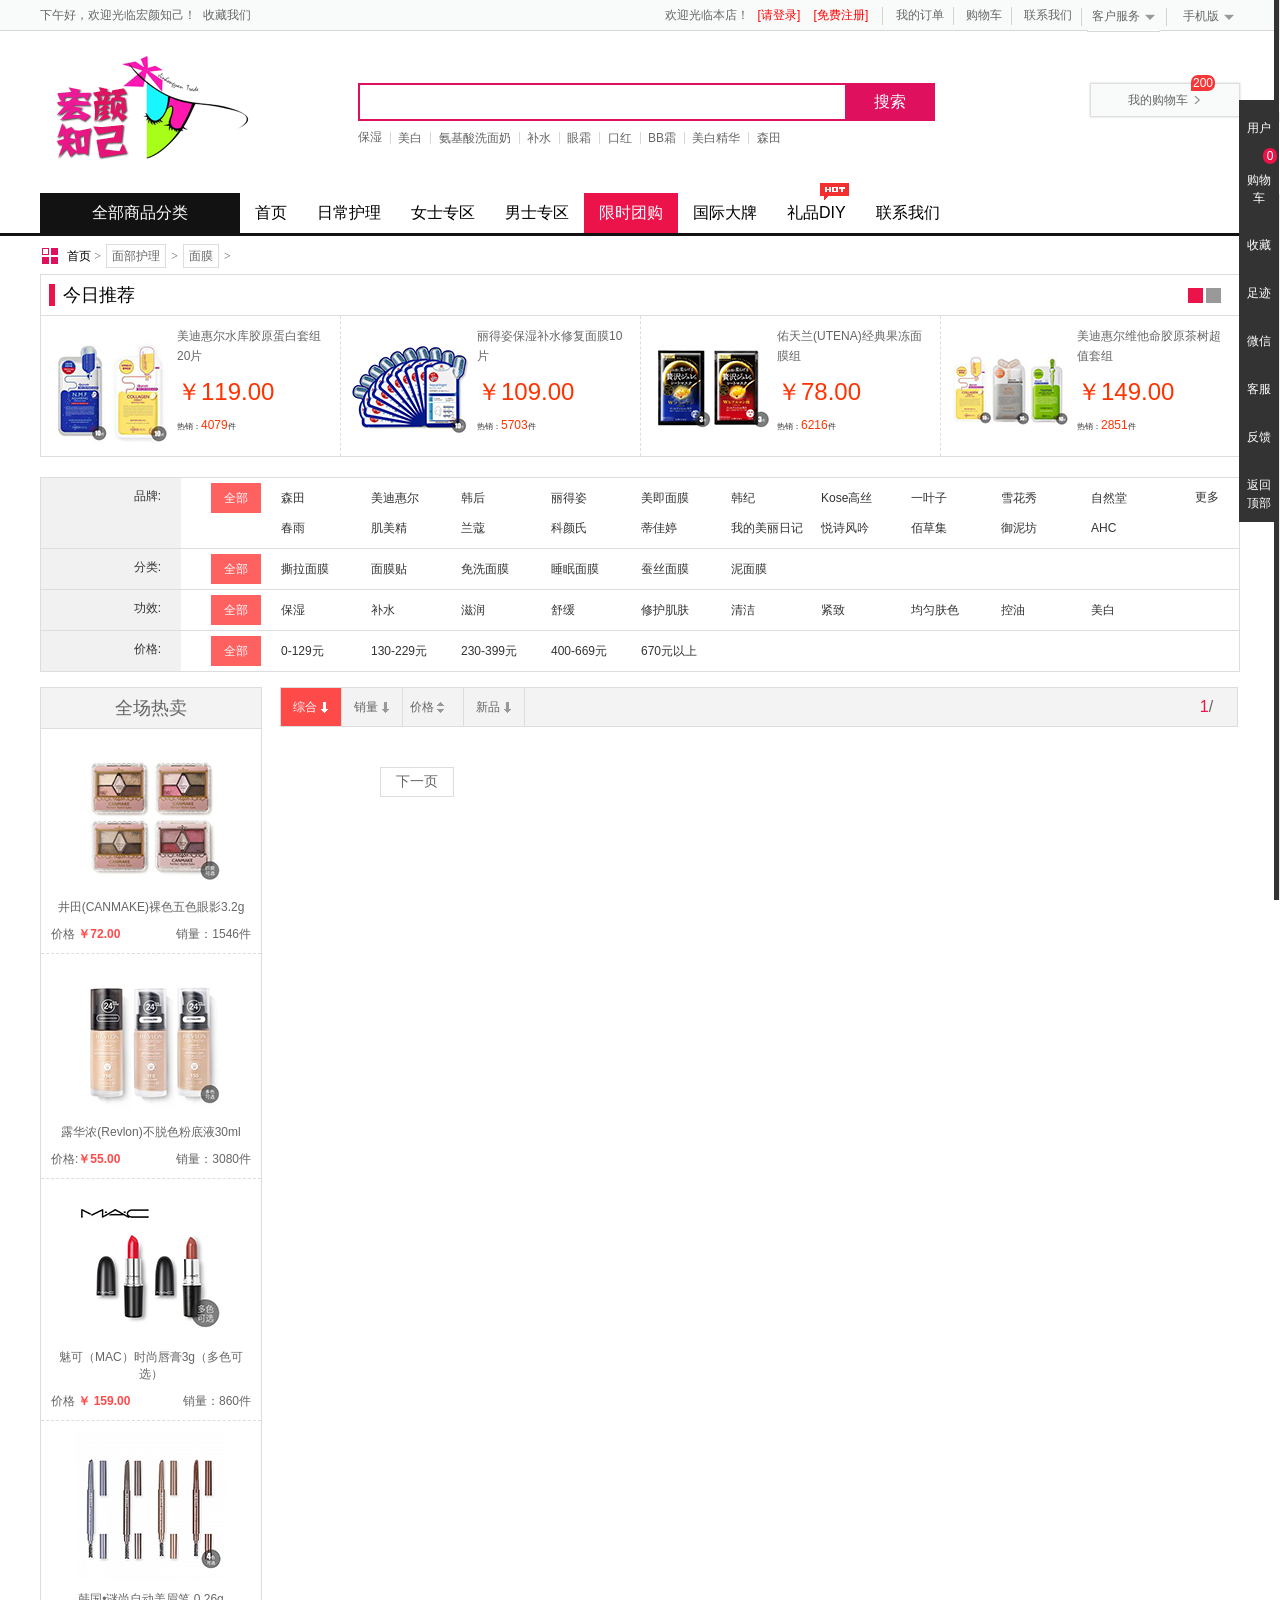
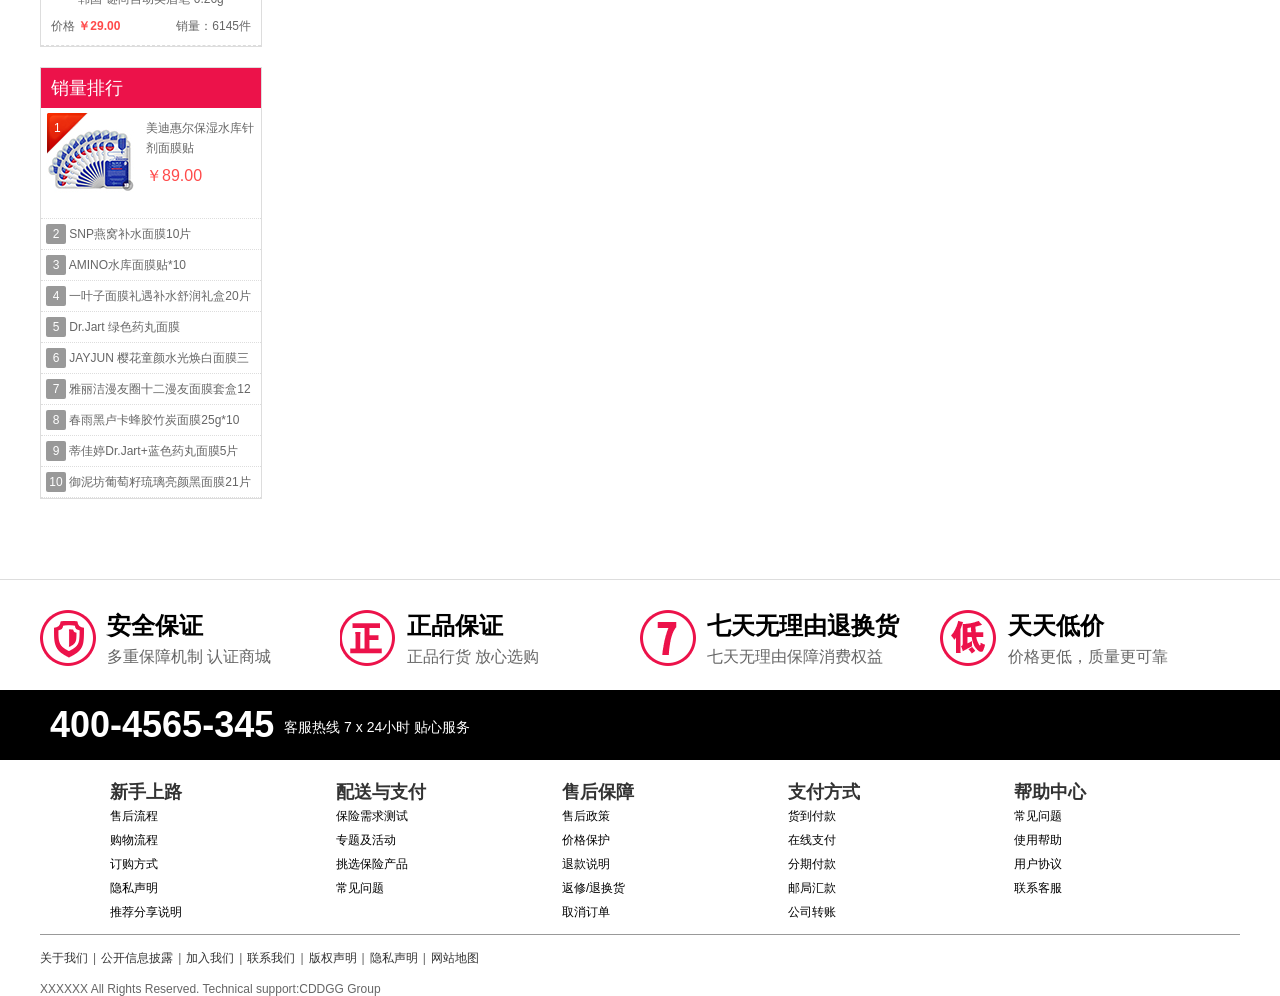
<file: product_list.html>
<!DOCTYPE html>
<html lang="en">
<head>
    <meta charset="UTF-8">
    <title>产品列表</title>
    <link rel="stylesheet" href="css/common.css">
    <link rel="stylesheet" href="http://at.alicdn.com/t/font_433252_ttkd0vw8f7f7ds4i.css">
    <link rel="stylesheet" href="css/product_list.css">
</head>
<body>
<div id="header"></div>
<!--主体部分-->
<section id="main" class="clear">
    <div class="wrap">
        <!--位置-->
        <div id="location" class="clear">
            <em class="lf"></em>
            <ul class="location_nav cleart">
                <li>
                    <a href="index.html">首页</a>
                    <span>&gt;</span>
                </li>
                <li class="location_item">
                    <div class="menu_drop lf">
                        <p class="trigger">
                            面部护理
                            <i class="iconfont icon-xiajiantou"></i>
                        </p>
                        <div class="menu_list">
                            <b></b>
                            <ul class="clear ">
                                <li><a >面部护理</a></li>
                                <li><a >身体护理</a></li>
                                <li><a >男士护理</a></li>
                                <li><a >洗发护发</a></li>
                                <li><a >香水彩妆</a></li>
                                <li><a >口腔护理</a></li>
                                <li><a >品牌</a></li>
                            </ul>
                        </div>
                    </div>
                    <span class="lf">&gt;</span>
                </li>
                <li class="location_item">
                    <div class="menu_drop lf">
                        <p class="trigger">
                            面膜
                            <i class="iconfont icon-xiajiantou"></i>
                        </p>
                        <div class="menu_list">
                            <b></b>
                            <ul class="clear ">
                                <li><a >洁面</a></li>
                                <li><a >化妆水</a></li>
                                <li><a >眼部护理</a></li>
                                <li><a >唇部护理</a></li>
                                <li><a >防晒</a></li>
                                <li><a >乳液</a></li>
                                <li><a >精油</a></li>
                            </ul>
                        </div>
                    </div>
                    <span class="lf">&gt;</span>
                </li>
                <!--<li class="location_item">-->
                    <!--<div class="menu_drop lf">-->
                        <!--<p class="trigger">-->
                            <!--面膜贴-->
                            <!--<i class="iconfont icon-xiajiantou"></i>-->
                        <!--</p>-->
                        <!--<div class="menu_list">-->
                            <!--<b></b>-->
                            <!--<ul class="clear ">-->
                                <!--<li><a>面膜贴</a></li>-->
                                <!--<li><a >撕拉面膜</a></li>-->
                                <!--<li><a >免洗面膜</a></li>-->
                                <!--<li><a >水洗面膜</a></li>-->
                                <!--<li><a >睡眠面膜</a></li>-->
                                <!--<li><a >蚕丝面膜</a></li>-->
                                <!--<li><a >泥面膜</a></li>-->
                            <!--</ul>-->
                        <!--</div>-->
                    <!--</div>-->
                    <!--<span class="lf">&gt;</span>-->
                <!--</li>-->
                <li class="selectorAttr"></li>
                <li class="selectorAttr"></li>
            </ul>


        </div>
        <!--今日推荐-->
        <div id="recommend">
            <div class="recommend_title overflow">
                <b></b>
                <span>今日推荐</span>
                <p>
                    <a class="active"></a>
                    <a ></a>
                </p>
            </div>
            <!--商品列表-->
            <div class="recommend_box clear">
                <ul>
                </ul>
            </div>
            <!--按钮-->
            <a  class="prev">
                <i class="iconfont icon-zuojiantou"></i>
            </a>
            <a  class="next">
                <i class="iconfont icon-youjiantou"></i>
            </a>
        </div>
        <!--筛选分类-->
        <ul id="filter">
            <li class="filter_brand clear">
                <div>品牌:</div>
                <dl>
                    <dt><a>全部</a></dt>
                    <dd>
                        <ul class="clear">
                                        <li><a >森田</a></li>
                                        <li><a >美迪惠尔</a></li>
                                        <li><a >韩后</a></li>
                                        <li><a >丽得姿</a></li>
                                        <li><a >美即面膜</a></li>
                                        <li><a >韩纪</a></li>
                                        <li><a >Kose高丝</a></li>
                                        <li><a >一叶子</a></li>
                                        <li><a >雪花秀</a></li>
                                        <li><a >自然堂</a></li>
                                        <li><a >春雨</a></li>
                                        <li><a >肌美精</a></li>
                                        <li><a >兰蔻</a></li>
                                        <li><a >科颜氏</a></li>
                                        <li><a >蒂佳婷</a></li>
                                        <li><a >我的美丽日记</a></li>
                                        <li><a >悦诗风吟</a></li>
                                        <li><a >佰草集</a></li>
                                        <li><a >御泥坊</a></li>
                                        <li><a >AHC</a></li>
                                        <li><a >佑天兰</a></li>
                                        <li><a >膜法世家</a></li>
                                        <li><a >OLAY</a></li>
                                        <li><a >屈臣氏</a></li>
                                        <li><a >Kans韩束</a></li>
                                        <li><a >馥蕾诗</a></li>
                                        <li><a >SK-II</a></li>
                                        <li><a >欣兰(DMC)</a></li>
                                        <li><a >京润珍珠</a></li>
                                        <li><a >相宜本草</a></li>
                                        <li><a >阿芙（AFU）</a></li>
                                        <li><a >贝佳斯</a></li>
                                        <li><a >珀莱雅</a></li>
                                        <li><a >曼丹（Mandom）</a></li>
                                        <li><a >花印</a></li>
                                        <li><a >伊诗兰顿</a></li>
                                        <li><a >我的心机</a></li>
                                        <li><a >丸美</a></li>
                                        <li><a >美丽日志</a></li>

                                    </ul>
                        <span class="more">
                            <a >更多</a>
                            <i class="iconfont icon-xiajiantou"></i>
                        </span>
                    </dd>
                </dl>
            </li>
            <li class="filter_cate">
                        <div>分类:</div>
                        <dl>
                                <dt><a>全部</a></dt>
                                <dd>
                                    <ul>
                                        <li><a >撕拉面膜</a></li>
                                        <li><a >面膜贴</a></li>
                                        <li><a >免洗面膜</a></li>
                                        <li><a >睡眠面膜</a></li>
                                        <li><a >蚕丝面膜</a></li>
                                        <li><a >泥面膜</a></li>
                                    </ul>
                                </dd>
                            </dl>
                    </li>
            <li>
                        <div>功效:</div>
                        <dl>
                                <dt><a>全部</a></dt>
                                <dd>
                                    <ul>
                                        <li><a >保湿</a></li>
                                        <li><a >补水</a></li>
                                        <li><a >滋润</a></li>
                                        <li><a >舒缓</a></li>
                                        <li><a >修护肌肤</a></li>
                                        <li><a >清洁</a></li>
                                        <li><a >紧致</a></li>
                                        <li><a >均匀肤色</a></li>
                                        <li><a >控油</a></li>
                                        <li><a >美白</a></li>
                                    </ul>
                                </dd>
                            </dl>
                    </li>
            <li>
                        <div>价格:</div>
                        <dl>
                                <dt><a>全部</a></dt>
                                <dd>
                                    <ul>
                                        <li><a >0-129元</a></li>
                                        <li><a >130-229元</a></li>
                                        <li><a >230-399元</a></li>
                                        <li><a >400-669元</a></li>
                                        <li><a >670元以上</a></li>
                                    </ul>
                                </dd>
                            </dl>
                    </li>
        </ul>
        <aside>
            <!--浏览记录-->
            <div id="record">
                <p>全场热卖</p>
                <ul>
                    <li class="clear">
                        <img src="img/hot01.jpg" alt="">
                        <h6>井田(CANMAKE)裸色五色眼影3.2g</h6>
                        <p>
                            <span class="lf">价格 <b>￥72.00</b></span>
                            <span class="rt">销量：1546件</span>
                        </p>
                    </li>
                    <li class="clear">
                        <img src="img/hot02.jpg" alt="">
                        <h6>露华浓(Revlon)不脱色粉底液30ml</h6>
                        <p>
                            <span class="lf">价格:<b>￥55.00</b></span>
                            <span class="rt">销量：3080件</span>
                        </p>
                    </li>
                    <li class="clear">
                        <img src="img/hot03.jpg" alt="">
                        <h6>魅可（MAC）时尚唇膏3g（多色可选）</h6>
                        <p>
                            <span class="lf">价格 <b>￥ 159.00</b></span>
                            <span class="rt">销量：860件</span>
                        </p>
                    </li>
                    <li class="clear">
                        <img src="img/hot04.jpg" alt="">
                        <h6>韩国•谜尚自动美眉笔 0.26g</h6>
                        <p>
                            <span class="lf">价格 <b>￥29.00</b></span>
                            <span class="rt">销量：6145件</span>
                        </p>
                    </li>
                </ul>
            </div>
            <!--销量排行-->
            <div id="rank">
                <p>销量排行</p>
                <ul>
                    <li class="active clear">
                        <em>1</em>
                        <dl>
                            <dt>
                                <span>1</span>
                                <a >美迪惠尔保湿水库针剂面膜贴</a>
                            </dt>
                            <dd>
                                <img src="products/r1.jpg" alt="">
                                <p>
                                    <a >美迪惠尔保湿水库针剂面膜贴</a>
                                    <span>￥89.00</span>
                                </p>
                            </dd>
                        </dl>
                    </li>
                    <li >
                        <em>2</em>
                        <dt>
                            <span>2</span>
                            <a >SNP燕窝补水面膜10片</a>
                        </dt>
                        <dd>
                            <img src="products/r2.jpg" alt="">
                            <p>
                                <a >SNP燕窝补水面膜10片</a>
                                <span>￥84.50</span>
                            </p>
                        </dd>
                    </li>
                    <li >
                        <em>3</em>
                        <dt>
                            <span>3</span>
                            <a >AMINO水库面膜贴*10</a>
                        </dt>
                        <dd>
                            <img src="products/r3.jpg" alt="">
                            <p>
                                <a >AMINO水库面膜贴*10</a>
                                <span>￥59.00</span>
                            </p>
                        </dd>
                    </li>
                    <li >
                        <em>4</em>
                        <dt>
                            <span>4</span>
                            <a >一叶子面膜礼遇补水舒润礼盒20片</a>
                        </dt>
                        <dd>
                            <img src="products/r4.jpg" alt="">
                            <p>
                                <a >一叶子面膜礼遇补水舒润礼盒20片</a>
                                <span>￥109.00</span>
                            </p>
                        </dd>
                    </li>
                    <li >
                        <em>5</em>
                        <dt>
                            <span>5</span>
                            <a >Dr.Jart 绿色药丸面膜</a>
                        </dt>
                        <dd>
                            <img src="products/r5.jpg" alt="">
                            <p>
                                <a >Dr.Jart 绿色药丸面膜</a>
                                <span>￥75.00</span>
                            </p>
                        </dd>
                    </li>
                    <li >
                        <em>6</em>
                        <dt>
                            <span>6</span>
                            <a >JAYJUN 樱花童颜水光焕白面膜三部曲</a>
                        </dt>
                        <dd>
                            <img src="products/r6.jpg" alt="">
                            <p>
                                <a >JAYJUN 樱花童颜水光焕白面膜三部曲</a>
                                <span>￥109.00</span>
                            </p>
                        </dd>
                    </li>
                    <li >
                        <em>7</em>
                        <dt>
                            <span>7</span>
                            <a >雅丽洁漫友圈十二漫友面膜套盒12片</a>
                        </dt>
                        <dd>
                            <img src="products/r7.jpg" alt="">
                            <p>
                                <a >雅丽洁漫友圈十二漫友面膜套盒12片</a>
                                <span>￥29.90</span>
                            </p>
                        </dd>
                    </li>
                    <li >
                        <em>8</em>
                        <dt>
                            <span>8</span>
                            <a >春雨黑卢卡蜂胶竹炭面膜25g*10</a>
                        </dt>
                        <dd>
                            <img src="products/r8.jpg" alt="">
                            <p>
                                <a >春雨黑卢卡蜂胶竹炭面膜25g*10</a>
                                <span>￥109.00</span>
                            </p>
                        </dd>
                    </li>
                    <li >
                        <em>9</em>
                        <dt>
                            <span>9</span>
                            <a >蒂佳婷Dr.Jart+蓝色药丸面膜5片</a>
                        </dt>
                        <dd>
                            <img src="products/r9.jpg" alt="">
                            <p>
                                <a >蒂佳婷Dr.Jart+蓝色药丸面膜5片</a>
                                <span>￥83.00</span>
                            </p>
                        </dd>
                    </li>
                    <li >
                        <em>10</em>
                        <dt>
                            <span>10</span>
                            <a >御泥坊葡萄籽琉璃亮颜黑面膜21片</a>
                        </dt>
                        <dd>
                            <img src="products/r1.jpg" alt="">
                            <p>
                                <a >御泥坊葡萄籽琉璃亮颜黑面膜21片</a>
                                <span>￥79.90</span>
                            </p>
                        </dd>
                    </li>
                </ul>
            </div>
        </aside>
        <!--产品列表-->
        <div id="p_list" class="lf">
            <div class="sort">
                <ul class="lf">
                    <li class="pageByAuto on">
                        综合
                        <i></i>
                    </li>
                    <li class="pageBySales">
                        销量
                        <i></i>
                    </li>
                    <li class="pageByPrice">
                        价格
                        <i class="up"></i>
                        <i class="down"></i>
                    </li>
                    <li class="pageByNew">
                        新品
                        <i></i>
                    </li>
                </ul>
                <p class="rt">
                    <span class="page_now">1</span>/ <span class="page_total"></span>
                    <a class="prev_page"><i class="iconfont icon-zuojiantou"></i></a>
                    <a class="next_page"><b class="iconfont icon-youjiantou"></b></a>
                </p>
            </div>
            <ul class="pro_list clear">

            </ul>
            <ul class="page">
            </ul>
        </div>
    </div>
</section>
<!--页面底部-->
<div id="footer"></div>
<script src="js/jquery-1.11.3.min.js"></script>
<script src="js/jquery.cookie.js"></script>
<script src="js/common.js"></script>
<script src="js/product_list.js"></script>
</body>
</html>
</file>
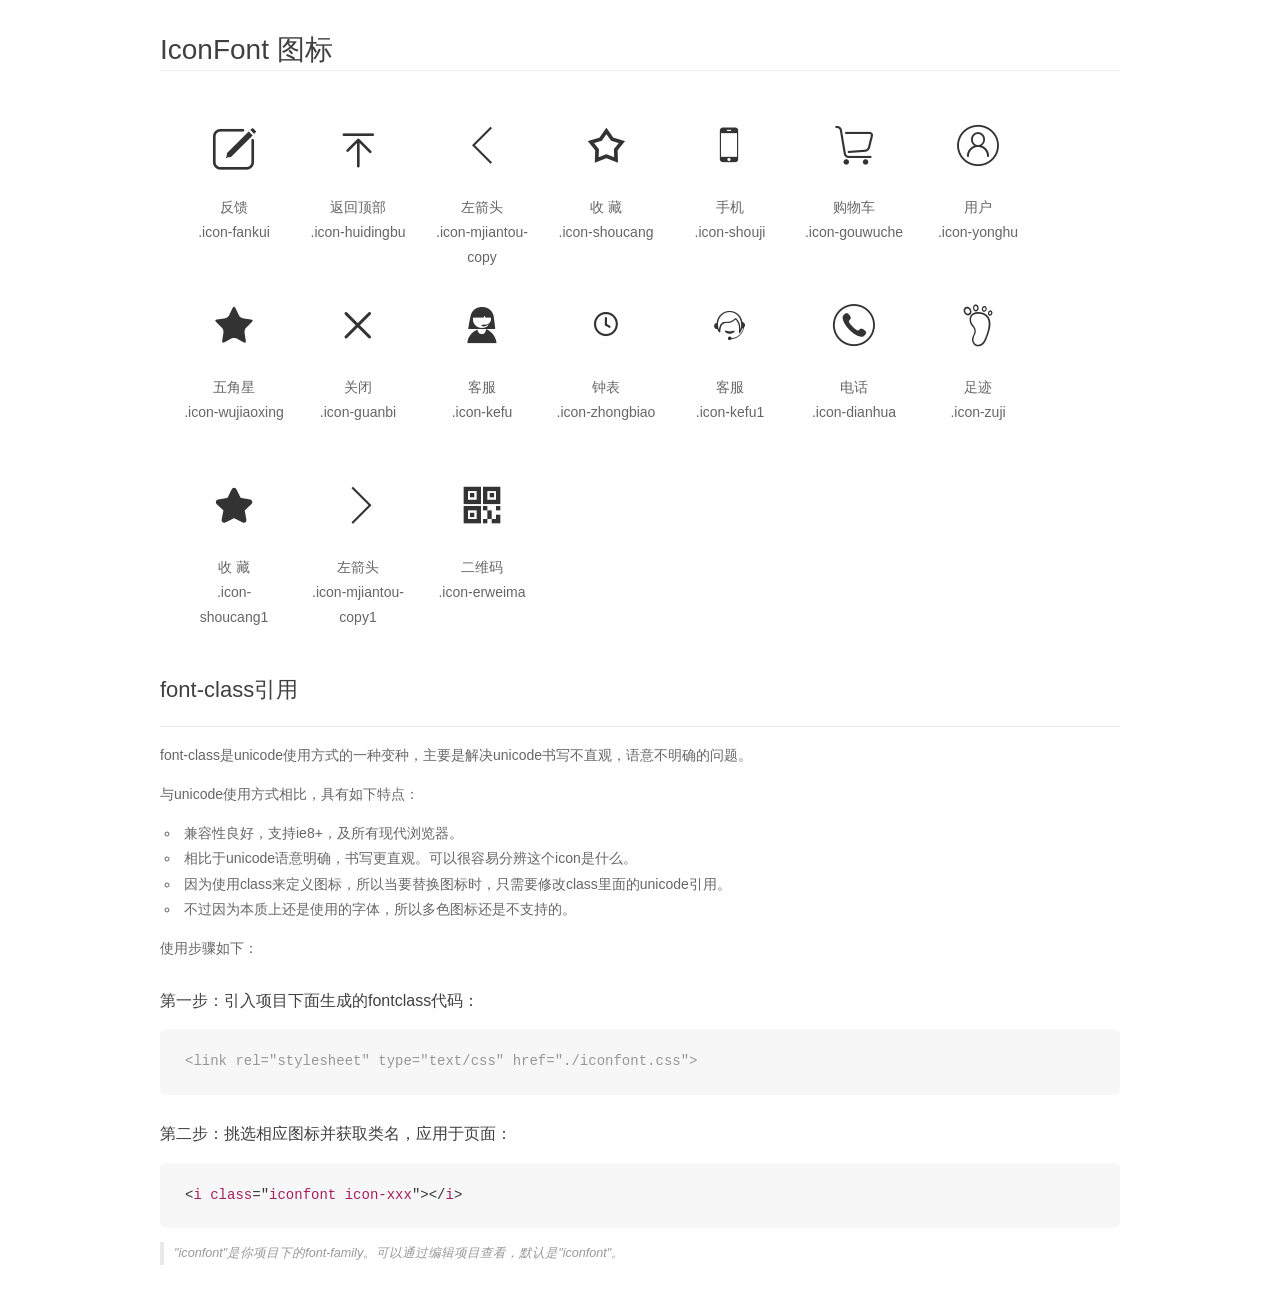
<file: font/demo_fontclass.html>
<!DOCTYPE html>
<html>
<head>
    <meta charset="utf-8"/>
    <title>IconFont</title>
    <link rel="stylesheet" href="demo.css">
    <link rel="stylesheet" href="iconfont.css">
</head>
<body>
    <div class="main markdown">
        <h1>IconFont 图标</h1>
        <ul class="icon_lists clear">
            
                <li>
                <i class="icon iconfont icon-fankui"></i>
                    <div class="name">反馈</div>
                    <div class="fontclass">.icon-fankui</div>
                </li>
            
                <li>
                <i class="icon iconfont icon-huidingbu"></i>
                    <div class="name">返回顶部</div>
                    <div class="fontclass">.icon-huidingbu</div>
                </li>
            
                <li>
                <i class="icon iconfont icon-mjiantou-copy"></i>
                    <div class="name">左箭头</div>
                    <div class="fontclass">.icon-mjiantou-copy</div>
                </li>
            
                <li>
                <i class="icon iconfont icon-shoucang"></i>
                    <div class="name">收 藏</div>
                    <div class="fontclass">.icon-shoucang</div>
                </li>
            
                <li>
                <i class="icon iconfont icon-shouji"></i>
                    <div class="name">手机</div>
                    <div class="fontclass">.icon-shouji</div>
                </li>
            
                <li>
                <i class="icon iconfont icon-gouwuche"></i>
                    <div class="name">购物车</div>
                    <div class="fontclass">.icon-gouwuche</div>
                </li>
            
                <li>
                <i class="icon iconfont icon-yonghu"></i>
                    <div class="name">用户</div>
                    <div class="fontclass">.icon-yonghu</div>
                </li>
            
                <li>
                <i class="icon iconfont icon-wujiaoxing"></i>
                    <div class="name">五角星</div>
                    <div class="fontclass">.icon-wujiaoxing</div>
                </li>
            
                <li>
                <i class="icon iconfont icon-guanbi"></i>
                    <div class="name">关闭</div>
                    <div class="fontclass">.icon-guanbi</div>
                </li>
            
                <li>
                <i class="icon iconfont icon-kefu"></i>
                    <div class="name">客服</div>
                    <div class="fontclass">.icon-kefu</div>
                </li>
            
                <li>
                <i class="icon iconfont icon-zhongbiao"></i>
                    <div class="name">钟表</div>
                    <div class="fontclass">.icon-zhongbiao</div>
                </li>
            
                <li>
                <i class="icon iconfont icon-kefu1"></i>
                    <div class="name">客服</div>
                    <div class="fontclass">.icon-kefu1</div>
                </li>
            
                <li>
                <i class="icon iconfont icon-dianhua"></i>
                    <div class="name">电话</div>
                    <div class="fontclass">.icon-dianhua</div>
                </li>
            
                <li>
                <i class="icon iconfont icon-zuji"></i>
                    <div class="name">足迹</div>
                    <div class="fontclass">.icon-zuji</div>
                </li>
            
                <li>
                <i class="icon iconfont icon-shoucang1"></i>
                    <div class="name">收 藏</div>
                    <div class="fontclass">.icon-shoucang1</div>
                </li>
            
                <li>
                <i class="icon iconfont icon-mjiantou-copy1"></i>
                    <div class="name">左箭头</div>
                    <div class="fontclass">.icon-mjiantou-copy1</div>
                </li>
            
                <li>
                <i class="icon iconfont icon-erweima"></i>
                    <div class="name">二维码</div>
                    <div class="fontclass">.icon-erweima</div>
                </li>
            
        </ul>

        <h2 id="font-class-">font-class引用</h2>
        <hr>

        <p>font-class是unicode使用方式的一种变种，主要是解决unicode书写不直观，语意不明确的问题。</p>
        <p>与unicode使用方式相比，具有如下特点：</p>
        <ul>
        <li>兼容性良好，支持ie8+，及所有现代浏览器。</li>
        <li>相比于unicode语意明确，书写更直观。可以很容易分辨这个icon是什么。</li>
        <li>因为使用class来定义图标，所以当要替换图标时，只需要修改class里面的unicode引用。</li>
        <li>不过因为本质上还是使用的字体，所以多色图标还是不支持的。</li>
        </ul>
        <p>使用步骤如下：</p>
        <h3 id="-fontclass-">第一步：引入项目下面生成的fontclass代码：</h3>


        <pre><code class="lang-js hljs javascript"><span class="hljs-comment">&lt;link rel="stylesheet" type="text/css" href="./iconfont.css"&gt;</span></code></pre>
        <h3 id="-">第二步：挑选相应图标并获取类名，应用于页面：</h3>
        <pre><code class="lang-css hljs">&lt;<span class="hljs-selector-tag">i</span> <span class="hljs-selector-tag">class</span>="<span class="hljs-selector-tag">iconfont</span> <span class="hljs-selector-tag">icon-xxx</span>"&gt;&lt;/<span class="hljs-selector-tag">i</span>&gt;</code></pre>
        <blockquote>
        <p>"iconfont"是你项目下的font-family。可以通过编辑项目查看，默认是"iconfont"。</p>
        </blockquote>
    </div>
</body>
</html>
</file>
<file: css/common.css>
h1,h2,h3,h4,h5,h6,p,ul,ol,dl,dd,dt,pre{
    margin:0;
}
body{
    font:12px "microsoft yahei",Arial,Helvetica,sans-serif;
    color:#666;
    margin:0;
    padding:0;
}
img{
    vertical-align: bottom;
}
a{
    text-decoration: none;
    cursor: pointer;
    color:#666;
}
a:hover{
    color:#DF115E;
}
ul,ol{
    list-style: none;
    padding:0;
}
.lf{
    float:left;
}
.rt{
   float:right;
}
.clear:after{
    content:"";
    display:block;
    clear:both;
}
.overflow:before{
    content:"";
    display:table;
}
.wrap{
    width:1200px;
    margin:0 auto;
}
em{
    background:url("../img/headsprite2.png") no-repeat;
}

/*页面顶部*/
#top{
    border-bottom:1px solid #D7D7D7;
    background-color: #F9FAFA;
}
#top .wrap{
    height:30px;
    line-height:30px;
}
/*文字列表*/
#top>.wrap>ul>li{
    float:left;
}
#top b{
    display:inline-block;
    height:18px;
    border-left:1px solid #D3D3D3;
    vertical-align: middle;
    margin:0 9px;
}
#top .login,#top .register{
    display:inline-block;
    color:#FF0000;
    margin:0 5px;
}
#top .client>a{
    background: url("../img/down.png") no-repeat right center;
    padding-right:20px;
    display:inline-block;
    height:29px;
    padding-left:3px;
    border:1px solid transparent;
    border-bottom:0;
}
#top .client>b{
    margin-right:2px;
}
#top .app>b{
    margin-left:5px;
}

/*客户服务*/
#top #service-items{
    /*display:none;*/
    border:1px solid #D7D7D7;
    border-top:1px solid #fff;
    width:73px;
    padding-left:5px;
    background-color: #fff;
    box-sizing: border-box;
    position:absolute;
    top:30px;
    left:15px;
    z-index: 300;
    height:0;
    overflow: hidden;
    transition: height .2s linear;
}
#top li.client{
    position:relative;
}
#top li.client:hover>a{
    background: #fff url("../img/up.png")  no-repeat right center;
    border:1px solid #D7D7D7;
    border-bottom:0;
}
#top li.client:hover #service-items{
    height:122px;
    /*box-shadow: 1px 3px 5px rgba(0,0,0,.2);*/
}
/*手机版*/
#top .app>a{
    background: url("../img/down.png") no-repeat right center;
    padding-right:20px;
    display:inline-block;
    height:29px;
    padding-left:3px;
    border:1px solid transparent;
    border-bottom:0;
}
#top .app a>i{
  vertical-align: middle;
}
#top .app{
    position:relative;
}
#top .app #QR{
    display:none;
    width:120px;
    height:120px;
    text-align: center;
    border:1px solid #D7D7D7;
    border-top:0;
    position:absolute;
    left:19px;
    padding:10px 0;
    box-sizing: border-box;
    background-color: #ffffff;
}
#top #QR img{
    width:100px;
}
#top .app:hover a{
    background:#fff url("../img/up.png") no-repeat right center ;
    border:1px solid #D7D7D7;
    border-bottom:1px solid transparent;
}
#top .app:hover #QR{
    display:block;
    z-index: 300;
}
/*五角星*/
#top .icon-wujiaoxing{
    color:#F6B80D;
    margin-right:5px;
    font-size:12px;
}
/*动画*/
@keyframes rotate{
    0%{
        transform:rotateZ(0deg);
    }
    100%{
        transform:rotateZ(720deg);
    }
}
#top .icon-wujiaoxing:hover{
    animation:rotate .5s;
}
/*logo+搜索栏*/
#top_main{
    height:122px;
    margin:20px 0;
}
/*搜索栏*/
#search_box{
    width:585px;
    margin:31.5px 0 31.5px 100px;
}
#top_main .search{
    width:585px;
    height:38px;
    margin-bottom:5px;
}
#top_main .search input{
    width:490px;
    height:38px;
    line-height:38px;
    border:2px solid  #DF115E;
    font-size:16px;
    box-sizing: border-box;
}
#top_main .search>input:focus{
    outline:0;
}

#top_main #btnSearch{
    margin-left:-6px;
    font-size:16px;
    color:#fff;
    width:90px;
    height:38px;
    line-height:32px;
    box-sizing: border-box;
    background-color:#DF115E;
    border:0;
    cursor: pointer;
}
/*搜索关键字*/
#top_main .keyWords{
    margin-top:10px;
}
#top_main .keyWords>li{
    float:left;
    height:12px;
    line-height: 12px;
}
#top_main .keyWords b{
    display:inline-block;
    width:1px;
    height:12px;
    background-color: #D7D7D7;
    margin:1px 4px -2px 8px;
}

/*购物车*/
#top_main .cart{
    width:150px;
    height:34px;
    border:1px solid #DFDFDF;
    text-align: center;
    padding-top:4px;
    box-sizing: border-box;
    background-color: #F9FAFA;
    position: relative;
    padding-left:5px;
    margin-top:31.5px;
    box-shadow: 0 0 2px rgba(0, 0, 0, 0.2);
}
#top_main .fa-shopping-cart{
    color:#F53737;
    font-size: 20px;
    margin-right:4px;
    position:relative;
    top:2px;
}
#top_main .cart em{
    display:inline-block;
    width:16px;
    height:16px;
    background:url("../img/arrows_right.png");
    position:relative;
    top:4px;
    left:-2px;
}
#top_main #shopping_amount{
    position:absolute;
    display: inline-block;
    border-radius: 7px 7px 7px 0;
    background-color: #F53737;
    min-width: 12px;
    padding:1px 2px;
    top:-9px;
    left:100px;
    color:#fff;
}
/*购物车下拉菜单*/
#top_main .shopping_list{
    position:relative;
}
#top_main  #cart_items{
    display:none;
    position:absolute;
    right:0;
    top:65.5px;
    width:300px;
    border:1px solid #D7D7D7;
    box-sizing: border-box;
    background-color: #fff;
    z-index: 100;
    box-shadow: 0 0 2px rgba(0, 0, 0, 0.2);
}

#cart_items ul.p_list li{
    height:61px;
    padding:8px 12px;
}
#cart_items .p_list li:nth-child(2){
    border-top:1px dashed #D7D7D7;
}
#cart_items .p_list .p_pic{
    width:60px;
    height:60px;
    padding:5px;
    border:1px solid #D7D7D7;
    margin-right:10px;
    box-sizing: border-box;
}
#cart_items .p_list  .p_info .p_title{
   max-width:130px;
   min-height:40px;
}
#cart_items .p_list .p_price {
    color:#DF115E;
}
#cart_items .p_list .p_price span{
    color:#666;
}
#cart_items .p_total{
    background-color: #F9F9F9;
    padding:5px 15px;
    color:#000;
    position:relative;
}
#cart_items .p_whole p{
    line-height:25px;
}
#cart_items .p_total .p_whole span{
    color:#DF115E;
    font-weight: bold;
}
#cart_items .p_total .p_amount{
    font-size:18px;
}
#cart_items #btnAccount{
    width:98px;
    height:26px;
    color:#fff;
    text-align: center;
    border:0;
    line-height: 26px;
    position:absolute;
    top:20px;
    right:15px;
    background-color: #DF115E;
}
/*鼠标悬浮后下拉菜单出现*/
#top_main .shopping_list:hover #cart_items{
    display:block;
}
#top_main .shopping_list:hover .cart{
    border-bottom:0;
    background-color: #fff;
}
.shopping_list:hover .p_space{
    width:148px;
    height:12px;
    background-color: #fff;
    position:absolute;
    top:-7px;
    right:0
}
/*小箭头没出结果 待改*/
.shopping_list:hover .cart em{
    background: url("../img/arrows_down.png");
}
/*主导航栏*/
#nav {
    border-bottom: 3px solid #121212;
}
#nav .wrap{
    position:relative;
}
#nav .cate{
    display:inline-block;
    width:200px;
    height:40px;
    line-height:40px;
    background-color: #121212;
    text-align: center;
    font-size: 16px;
    float:left;
    position:relative;
}
#nav .cate>a{
    color:#fff;
}
#nav .nav>li{
    float:left;
}
#nav .nav li{
    float:left;
    padding:0 15px;
    height:40px;
    line-height:40px;
    font-size:16px;
    box-sizing: border-box;
    position: relative;
}
#nav .nav li a{
    display:inline-block;
    color:#000;
}
#nav .nav li.on{
    background:#EC124A;
}
#nav .nav li.on a{
    color:#fff;
}
#nav .nav em{
    position:absolute;
    right:10px;
    top:-10px;
    display:inline-block;
    width:31px;
    height:18px;
    background-position:-271px -144px ;
}
/*商品分类信息*/
#cate_box{
    position:absolute;
    left:0;
    top:40px;
    z-index:300;
}
#cate_box>li{
    width:200px;
    height:65px;
    background: #EC124A url("../img/bottom_bg.png") no-repeat bottom ;
    border-left:3px solid #EC124A;
    padding-left:10px;
    text-align: left;
    box-sizing: border-box;
}
#cate_box .menu p{
    font-size:16px;
    line-height:30px ;
}
#cate_box .menu p>span{
    display: inline-block;
    margin-right:5px;
    color:#fff;
    font-family: "新宋体";
}
#cate_box .menu a{
    color:#fff;
}
#cate_box .link_name>li{
    float:left;
    margin-right:5px;
    line-height:24px;
    padding:5px;
    font-size:12px;
}
/*子分类弹出框*/
.menu_detail{
    display:none;
    width:700px;
    height:451px;
    border-right:1px solid #CCCCCC;
    border-bottom:1px solid #CCCCCC;
    background-color: #fff;
    padding:20px;
    box-sizing: border-box;
    position:absolute;
    left:200px;
    top:5px;
    font-size:12px;
}
.menu_detail dl{
    margin-bottom:10px;
}
.menu_detail dt{
    float:left;
    width:80px;
    height:24px;
    line-height: 24px;
    border:1px solid #EC124A;
    text-align: left;
    margin-right:10px;
    position:relative;
    padding:0 20px 0 10px;
    box-sizing: border-box;
}
.menu_detail dt a{
    color:#EC124A;
}
.menu_detail dt>span{
    font-family: "新宋体";
    display:inline-block;
    position:absolute;
    color:#DF115E;
    top:1px;
    right:7px;
}
.menu_detail dd{
    float:left;
    border-bottom: 1px dotted #eee;
    line-height: 24px;
    width:550px;
    min-height:24px;
}
.menu_detail dd a{
    display:inline-block;
    border-right:1px dotted #E0E0E0;
    padding:0 10px;
}
.menu_detail dd a:last-child{
    border:0;
}
/*鼠标悬停*/
#cate_box>li:hover{
    background:#fff;
    border-left:3px solid #121212;
}
#cate_box>li:hover .menu a{
    color:#333;
}
#cate_box>li:hover .menu span{
    color:#333;
}
#cate_box>li:hover .menu_detail{
    display:block;
}

/*footer_box*/
/*slogan部分*/
#footer_box{
    margin-top:20px;
    border-top:1px solid #ddd;
}
#slogan {
    margin-top:30px;
}
#slogan li{
    float: left;
    width:300px;
    height:60px;
}
#slogan li>a{
    float:left;
    margin-right:10px;
}
#slogan li>div{
    float:left;
}
#slogan li h1{
    color:#000;
    margin-bottom:5px;
}
#slogan li span{
    font-size:16px;

}
/*热线电话*/
#service_tel{
    margin-top:20px;
    background-color: #000;
    color: #ffffff;
}
#service_tel h1{
    font-size: 36px;
    height:70px;
    line-height:70px;
}
#service_tel h1 span{
    font-size: 14px;
    font-weight: normal;
    vertical-align: middle;
}
#service_tel h1 i{
    font-size:36px;
    margin-right:10px;
}
/*帮助信息*/
#help_list{
    margin-top:20px;
    padding-left: 70px;
    border-bottom: 1px solid #999;
    padding-bottom: 10px;
    box-sizing: border-box;
}
#help_list>li{
    float:left;
    width:20%;
    color:#333;
}
#help_list li p{
    font-size:18px;
    font-weight: bold;

}
.help_list_item li{
    line-height: 24px;
}
#help_list .help_list_item>li a{
    color:#000;
}
/*关于我们+备案号*/
#links{
    margin:15px auto;
}
#links a{
    color:#333;
    margin:0 5px;
}
#links a:first-child{
    margin-left:0;
}
#copyright{
    color:#666;
}

/*右侧工具栏菜单*/
#toolbar{
    position:fixed;
    right:0;
    width:0;
    height:100%;
    top:0;
    z-index: 300;
    border-right:6px solid #333333;
}
/*图标部分*/
.toolbar_icon{
    background-color: #333;
    text-align: center;
    position:absolute;
    right:-5px;
    top:100px;
    z-index: 999;
}
.toolbar_icon>li{
    width:30px;
    padding:10px 5px;
}
.toolbar_icon a{
    color:#fff;
}
.toolbar_icon i{
    font-size: 24px;
    color:#fff;
}
.toolbar_icon>li:hover{
    background-color:#EC124A;
}

.toolbar_icon li.cart_icon{
    position:relative;
    padding-top:14px;
}
.toolbar_icon li.cart_icon b{
    position:absolute;
    right:2px;
    top:0;
    background-color:#EC124A;
    color:#fff;
    padding:1px 2px;
    border-radius: 10px;
    font-weight: normal;
    min-width:10px;
    text-align: center;
    overflow: visible;
}
.toolbar_icon li.cart_icon:hover b{
    background:#fff;
    color:#EC124A;
}
/*详情部分*/
.toolbar_show{
    position:absolute;
    left:5px;
    top:0;
    width:270px;
    height:100%;
    background-color: #ECEAEA;
}
/*购物车部分*/
.toolbar_cart{
    width:270px;
}
.cart_title{
    padding:0 5px 0 10px;
    height:40px;
    line-height:40px;
    background-color:#ECEAEA;
}
.cart_title{
    font-size:16px;
}
.cart_title i.icon-gouwuche{
    font-size:18px;
    display:inline-block;
}
.cart_list>li{
    padding:10px 5px;
    margin-bottom: 10px;
    background-color: #fff;
}
.cart_list .cart_pic{
    border:1px solid #ddd;
    padding:2px;
    float:left;
    margin-right:5px;
}
.cart_list .cart_p_title{
    min-height:38px;
    overflow: hidden;
}
.cart_list .cart_p_price span{
    color:#EC124A;
}
.cart_total{
    height:40px;
    position:absolute;
    bottom:0;
    left:0;
    width:270px;
    padding:5px;

}
.cart_total p{
    line-height: 20px;
}
.cart_total b{
    color:#EC124A;
}
.cart_total button{
    position:absolute;
    right:15px;
    bottom:10px;
    border:0;
    background:#EC124A;
    color:#fff;
    font-size:16px;
    width:110px;
    height:35px;
    text-align: center;
    line-height: 35px;

}
</file>
<file: css/login.css>
.login_box{
    width:1200px;
    height:840px;
    margin:0 auto;
}
/*logo+电话*/
.phone{
    height:77px;
    line-height: 77px;
    display:inline-block;
    background: url("../img/x-d_03.png") no-repeat left;
    padding-left:20px;
    font-size:16px;
    margin-left:20px;
    margin-bottom:15px;
}
.phone b{
    font-size: 24px;
    color:#FB550C;
    font-family:Impact;
}
/*主体*/
section{
    margin-top:50px;
    border-bottom: 1px solid #ddd;
}
section img{
    width:611px;
}
/*登录框*/
form{
    margin-top:60px;
    float:right;
    width:455px;
    border-radius: 5px;
    border:1px solid #ddd;
    box-shadow: 0 0 3px 0 #ddd;
    font-size:14px;
    color:#000;
    padding:0 30px;
    box-sizing: border-box;
}
table{
    margin:30px auto;
}

table p{
    font-size:24px;
    margin-bottom:20px;
}
i{
    display:inline-block;
    width:16px;
    height: 16px;
    background:url("../img/icon.png") no-repeat;
    background-position:-19px -116px;
    vertical-align: text-top;
    margin-right:5px;
}
table  thead span{
    float:right;
    font-size:14px;
}
table span a{
    color:#FB550C;
}
table tbody tr{
    height:60px;
}
table [type="checkbox"]{
    margin:0;
    vertical-align: middle;
}
table input.uName,.uPwd{
    width:300px;
    height:37px;
    padding-right:20px;
    border:1px solid #ccc;
    margin-left:5px;
    padding-left:3px;
    font-size:15px;
}
input:focus{
    outline:0;
}
.input_tip {
    height:25px;
    visibility:hidden;
}
.tip_txt{
    height:20px;
    line-height: 20px;
    color:#FB550C;
    font-size:11px;
    background:rgba(249,83,10,.2);
    border:1px solid #F9530A;
    margin-left:5px;
    padding-left:3px;
}
.tip_txt span{
    font-size:12px;
}
table .iconfont{
    font-size:11px;
    color:#999;
    margin-left:5px;
}
.uName{
    background: url("../img/i_u.png") no-repeat 285px center;
}
.uPwd{
    background: url("../img/i_pwd.png") no-repeat 285px center;
}
#btnLogin{
    width:322px;
    height:37px;
    font-size:16px;
    background-color: #FB550C;
    color:#fff;
    text-align: center;
    line-height: 37px;
    border:0;
}
table .txt{
    font-size: 12px;
}
table .forget{
    float:right;
    font-size:12px;
    color:#FB550C;
}
/*底部*/
footer{
    margin-top:20px;
    text-align: center;
    color:#CAB9C4;
}
</file>
<file: css/order_payment.css>
#cate_box{
    display:none;
}
.cate:hover #cate_box{
    display:block;
}
/*主体部分*/
#main{
    width:1160px;
    margin:0 auto;
}
#main>img{
    margin:20px 0;
}
#main>h1{
    font-size:18px;
    font-weight: normal;
    color:#232323;
}
#addr{
    width:1160px;
    margin-top:10px;
}
#addr>p{
    height:40px;
    background:#EEEEEE;
    text-align: center;
    padding-right:10px;
    font-size: 14px;
    line-height: 40px;
    color:#232323;
}
#addr>p>a{
    color:#EC124A;
    font-size: 14px;
}
.addr_box{
    margin-top:15px;
}
.addr_box li{
    float:left;
    position: relative;
    margin:0 13px;
    background: url("../img/xf_bg.png") no-repeat;
}
.addr_box li .addr_cont{
    width:360px;
    height:220px;
    padding:20px;
    box-sizing: border-box;
}
.addr_box li p{
    font-size:14px;
    line-height:25px;
    color:#232323;
}
.addr_box li.addr_choose .addr_cont{
    background:url("../img/confirm.png") no-repeat;
}
.postcode{
    position:absolute;
    bottom:18px;
    left:26px;
}
.postcode span{
    margin-right:17.5px;
}
.default{
    position: absolute;
    left:0;
    top:0;
    padding:5px 15px;
    background:rgba(0,0,0,.4);
    color:#fff;
    font-size: 16px;
}
.shade{
    display: none;
    width:360px;
    height: 220px;
    background:rgba(0,0,0,.3);
    position:absolute;
    top:0;
    left:0;
    line-height: 220px;
    text-align: center;
}
.shade a{
    display:inline-block;
    width:42px;
    height:44px;
    background:url("../img/button_icon.png") no-repeat ;
}
.shade .btn_modify{
    background-position:-47px 0;
    width:44px;
    margin-left:20px;
}
#addr li:hover .shade{
    display:block;
    z-index:100;
}
/*快递方式*/
#express_delivery{
    margin-top:15px;
    background:#EDEDED;
    padding:0 5px;
}
#express_delivery>p{
    height:40px;
    font-size:14px;
    text-align: center;
    line-height: 40px;
    border-bottom: 1px dotted #C5C5C5;
    color:#232323;
}
#express_delivery ul li{
    float:left;
    font-size:14px;
    padding:5px 8px;
    background:#fff;
    margin:10px;
    position: relative;
    border-radius: 3px;
    border:1px solid transparent;
}
#express_delivery ul li.selected{
    background:#3498DB;
    border:1px solid #3498DB;

}
#express_delivery ul li.selected a{
    color:#fff;
}
#express_delivery li.selected span{
    background:url("../img/input-checked.png") no-repeat;

    vertical-align: text-top;
}
#express_delivery ul li.selected:hover{
    background:#72C5FD;
}
#express_delivery li>a{
    color:#232323;
}
#express_delivery li>a:hover{
    color:#A7A7A7;
}
#express_delivery li span{
    display:inline-block;
    width:16px;
    height:16px;
    background:url("../img/kuaidi.png") no-repeat;
    margin-right:8px;
    vertical-align: middle;
}
.pop-up{
    width:230px;
    padding:10px;
    box-shadow: 0 0 6px 2px #ddd;
    position:absolute;
    left:0;
    top:35px;
    background-color:#fff;
    z-index: 100;
    display:none;
}
#express_delivery li:hover .pop-up{
    display:block;
}
.pop-up b{
    display: block;
    border-width:9px;
    border-style: solid;
    border-color: transparent transparent #fff transparent;
    position:absolute;
    top:-18px;
    left:20px;
    z-index: 200;
}
.pop-up p{
    color:#232323;
    line-height: 20px;
    font-size:12px;
}
.pop-up h3{
    color:#EC124A;
    margin:5px 0;
    font-weight: normal;
}
.pop-up a{
    color:#232323;
}
.pop-up a:hover{
    color:#EC124A;
    text-decoration: underline;
}
/*支付方式*/
#payment{
    margin-top:20px;
    border-bottom:1px solid #ddd;
}
#payment>p{
    color:#232323;
    font-size: 14px;
    border-bottom: 1px dashed #ddd;
    height:40px;
    line-height: 40px;
}
#payment ul li{
    float:left;
    border:1px solid #ddd;
    padding:5px 8px;
    margin:10px 15px;
}
#payment ul li.active{
    border:2px solid #EC124A;
    padding:4px 7px;
}
#payment ul li a{
    color:#232323;
    font-size:14px;
}
#payment li>a:hover{
    color:#A7A7A7;
}
#coupon{
    margin-top:20px;
    color:#232323
}
#coupon select{
    width:120px;
    height:30px;
    border:1px solid #ddd;
    margin-left:10px;
    font-size:12px;

}
/*商品列表*/
#product_list{
    margin-top:10px;
    border:1px solid #ddd;
    border-collapse:collapse;
}
#product_list thead tr{
    height:40px;
    background:#EDEDED;
    font-size:16px;
    color:#232323;
}
#product_list td{
    text-align: center;
    color:#232323;
}
#product_list tbody td{
    border-bottom: 1px dashed #ddd;
}
#product_list tbody td{
    font-size:14px;
}
#product_list td.pro_info{
    width:407px;
}
#product_list td.pro_property{
    width:307px;

}
#product_list td.pro_price{
    width:155px;

}
#product_list td.pro_amount{
    width:125px;
}
#product_list td.pro_sum{
    width:155px;
}
#product_list tbody .pro_info{
}
#product_list tbody .pro_info>a{
    border:1px solid #ddd;
    margin:10px;
}
#product_list tbody .pro_info p{
    width:250px;
    font-size:14px;
    margin-top:10px;
    text-align: left;
}
#product_list tbody .pro_info p a{
    color:#232323;
}
#product_list tbody .pro_sum{
    color:#EC124A;
    font-weight: bold;
}
#product_list tbody .pro_property{
    color:#666;
}
/*订单留言*/
#mes{
    margin-top:10px;
    color:#232323;
}
#mes input{
    width:512px;
    margin:0 5px;
    height:25px;
}
#mes span{
    color:#EC124A;
}

/*结算部分*/
#amount{
    margin-top:40px;
    width:310px;
    box-sizing: border-box;
}
#amount li{
    font-size:14px;
    color:#232323;
    margin:15px 0;
    padding-left:118px;
}
#amount li span{
    color:#EC124A;
}
#amount b{
    font-size:18px;
    color:#EC124A;
}
#amount li a{
    text-align: center;
    display:inline-block;
    width:145px;
    height:35px;
    font-size:18px;
    color:#fff;
    line-height: 35px;
}
#amount li a.submit_order{
    background-color: #EC124A;
    margin-right:15px;
}
#amount li a.goBack{
    background-color: #EBA200;
}
#amount li:last-child{
    padding:0;
}
#amount p{
    text-align: right;
    color: #223322;
}
#amount p span{
    color:#EC124A;
    font-size: 14px;
}
</file>
<file: css/product_detail.css>
#cate_box{
    display:none;
}
.cate:hover #cate_box{
    display:block;
}
/*主体部分*/
#main{
    margin-bottom: 80px;
}
/*位置*/
#location{
    height:40px;
    line-height:40px;
}
#location em{
    display:inline-block;
    width:20px;
    height:20px;
    background-position: -276px -446px;
    vertical-align: middle;
    margin:0 5px 0 2px;
}
#location a{
    color:#000;
}
#location a:hover{
    color:#FF9900;
}
#location span{
    font-family: "SimSun";
}
#location b{
    font-weight: normal;
    color:#EC124A;
}
/*商品简介*/
#pro_intro{
    margin-top:10px;
}
#preview{
    width:352px;
    float:left;
    position:relative;
}
#mask{
    width:175px;
    height:175px;
    background-color:#EC124A;
    opacity:0.3;
    position:absolute;
    left:0;
    top:0;
    display:none;
}
#superMask{
    width:350px;
    height:350px;
    position:absolute;
    left:1px;
    top:1px;
    cursor: move;
}

#mediumDiv{
    width:350px;
    height:350px;
    border:1px solid #F0F0F0;
    position:relative;
}
#mediumDiv a{
    width:15px;
    height:15px;
    background: url("../img/search_img2.png");
    position: absolute;
    right:0;
    bottom:0;
}
#largeDiv{
    width:400px;
    height:400px;
    border:1px solid #ddd;
    position:absolute;
    top:0;
    right:-403px;
    background:#fff;
    z-index:100;
    display:none;
    background:url("../products/p_35_s1_l.jpg") no-repeat;
}
#icon_list{
    margin-top:10px;
    height:54px;
    text-align: center;
    padding-left:4px;
}
#icon_list li{
    float:left;
    text-align: center;
    margin:0 5px;
    border:2px solid transparent;
}
#icon_list li:hover{
    border:2px solid #000;
}
/*文字信息*/
#pro_info{
    margin-left:20px;
}
/*商品名称+简介*/
.pro_name h3{
    color:#000;
    font-size:18px;
}
.pro_name span{
    color:#EC124A;
}
/*商品概要:价格等*/
.pro_summary{
    border-bottom:1px solid #ddd;
    padding:15px 0;
}
.pro_summary>li{
    height:30px;
    line-height:30px;
    padding:6px 0;
    box-sizing: border-box;
}
.pro_summary li span{
    display:inline-block;
    width:50px;
    margin-right:5px;
    height:23px;
    line-height:23px;
}
.pro_summary li.pro_price b{
    font-size:18px;
    color:#EC124A;
}
.pro_summary li.pro_id b{
    font-weight: normal;
}
.pro_summary li.pro_grade b{
    display:inline-block;
    width:69px;
    height:20px;
    background:url("../img/headsprite2.png") no-repeat  0 -484px;
    margin-right:5px;
    vertical-align: middle;
}
.pro_summary li.pro_grade a{
    color:#EC124A;
}
/*运费*/
.pro_summary .pro_delivery .content{
    display:inline-block;
}
.pro_delivery .content p{
    display:inline-block;
}
.pro_delivery .content a b{
    font-size:10px;
}
/*地址弹出框*/
.pro_summary .pro_delivery{
    position:relative;
}
.pro_delivery .delivery_list{
    width:350px;
    height:180px;
    border:1px solid #ddd;
    padding:0 0 10px 10px;
    display:none;
    position:absolute;
    left:110px;
    top:30px;
    background:#fff;
    box-sizing: border-box;
    z-index: 100;
}
.delivery_list ul li{
    float:left;
    width:55px;
    height:16px;
    line-height:16px;
    margin-top:12px;
}
.delivery_list ul li a{
   padding:0 3px;
}
.delivery_list li a:hover{
    background:#A18C7C;
    color:#fff;
}
.delivery_list>a{
    position:absolute;
    right:4px;
    top:-8px;
    font-weight: bold;
}
.delivery_list .addr_box{
    display:none;
    width:350px;
    box-sizing: border-box;
    margin:7px 0 0 -10px;
    height:auto;
    border:2px solid #ddd;
    background:#FAFAFA;
    padding:0 5px 7px 5px;
}


/*购买数量*/
.choose{
    padding-top:15px;
}
.choose>li{
    height:30px;
    line-height:30px;
    padding:6px 0;
    box-sizing: border-box;
}
.choose li>span{
    display:inline-block;
    width:72px;
    text-align: justify;
    margin-right:5px;
}
li.choose_weight>p{
    display:inline-block;
    height:18px;
    width:32px;
    line-height: 18px;
    text-align: center;
    /*border:1px solid #ddd;*/
    position:relative;
    /*padding:1px;*/
}

li.choose_weight a em{
    display:none;
    width:13px;
    height:13px;
    background-position: -283px -355px;
    position:absolute;
    right:0;
    bottom:0;
}
li.choose_weight>a.on{
    border:2px solid #EC124A;
    padding:0;
}
li.choose_weight>a.on em{
    display:inline-block;
}
li.choose_amount>div{
    position: relative;
    margin-right:17px;
    display:inline-block;
}
li.choose_amount input{
    width:38px;
    height:26px;
    border:1px solid #A7A6AC;
    box-sizing: border-box;
    margin-right:21px;
    color:#A7A6AC;
}
li.choose_amount a{
    display:inline-block;
    width:15px;
    height:10px;
    line-height:10px;
    border:1px solid #A7A6AC;
    text-align: center;
    position:absolute;
    left:40px;
    background-color: #F1F1F1;
    color:#A7A6AC;
}
li.choose_amount a:hover{
    color:#A7A6AC;
}
li.choose_amount a.add{
    top:4px;
}
li.choose_amount a.minus{
    top:17px;
}
/*超过库存*/
li.kucun{
    display:none;
   margin-top:5px;
}
li.kucun i{
    margin-left:77px;
    display:inline-block;
    width:23px;
    height:22px;
    background:#fbfbfb url("../img/msg.png") no-repeat -61px -1px;
    vertical-align: middle;
    border:1px solid #efefef;
    position:relative;
    top:-2px;
}
li.kucun b{
    font-weight: normal;
    border:1px solid #efefef;
    background:#fbfbfb;
    padding:3px;
}

/*立即购买*/
li.choose_btn{
    margin-top:30px;
    padding-left:45px;
}
li.choose_btn a{
    display:inline-block;
    width:135px;
    height:35px;
    border:1px solid #EC124A;
    line-height:35px;
    text-align: center;
    color:#EC124A;
    font-size:16px;
}
li.choose_btn a.buy{
    background:#ffeded;
    margin-right:10px;

}
li.choose_btn a.add_cart{
    background:#EC124A;
    color:#fff;
}
li.choose_btn a.disabledForBuy{
    color:#818181;
    border-color:#818181;
    background-color:#f9f9f9;
}
li.choose_btn a.disabledForAddCart{
    background-color: #818181;
    border-color:#818181;
    color:#fff;
}
/*同类产品推荐*/
#recommend{
    float:right;
    margin-right:50px;
    width:150px;

}
#recommend>p{
    height:30px;
    font-size:15px;
    text-align: center;
    line-height: 30px;
}
#recommend li{
    position:relative;
}
#recommend li img{
    width:130px;
}
#recommend li>p{
    width:130px;
    height:25px;
    line-height: 25px;
    /*color:#EC124A;*/
    background:rgba(255,255,255,.9);
    position:absolute;
    bottom:0;
    left:0;
}
/*最终购买*/
#view_buy{
    width:218px;
    border:1px solid #ddd;
    margin:50px 20px 0 0;
}
#view_buy>p{
    height:35px;
    line-height: 35px;
    background-color: #F3F3F3;
    text-align: center;
    font-size: 14px;
    border-bottom: 1px solid #ddd;
}
#view_buy ul{
    padding:5px 10px;
}
#view_buy li{
    padding-bottom: 7px;
    border-bottom: 1px dotted #ddd;
    text-align: center;
}
#view_buy li:last-child{
    border: 0;
}
#view_buy li p{
    line-height:20px;
    max-height: 45px;
    overflow: hidden;
}
#view_buy li h6{
    color: #EC124A;
    font-size: 14px;
    text-align: left;
}
#view_buy li h6 s{
    font-size: 12px;
    color:#666;
}
/*右侧商品排行+详情*/
#right_product{
    width:960px;
    margin-top:50px
}
/*商品排行*/
#similar_pro{
    border:1px solid #ddd;
    width:960px;
    padding:0 10px;
    box-sizing: border-box;
}
#similar_pro>p{
    border-bottom: 1px solid #ddd;
    height:35px;
    line-height: 35px;
    font-size: 14px;
    box-sizing: border-box;

}
#similar_pro b{
    display: inline-block;
    width:3px;
    height:13px;
    background-color: #EC124A;
    margin-right: 5px;
    vertical-align: -1px;
}
#similar_pro ul li{
    float: left;
    width:187px;
    padding:10px;
    box-sizing: border-box;
    position: relative;
}
#similar_pro li>a{
    display: block;
    text-align: right;
}
#similar_pro  li p{
    min-height: 40px;
    line-height: 20px;
    overflow: hidden;
}
#similar_pro li span{
    color:#EC124A;
    font-size: 14px;
    margin:5px 0;
    line-height:25px;
}
#similar_pro li button{
    border:0;
    background:#EC124A;
    color:#fff;
    width:80px;
    height:25px;
    float:right;
    font-size:12px;
}
#similar_pro li em{
    width:44px;
    height:35px;
    line-height: 35px;
    text-align: center;
    background-position: -256px -190px;
    display:block;
    position:absolute;
    left:10px;
    top:10px;
    font-style: normal;
    color:#fff;
}
/*商品详情*/
#product_detail{
    margin-top: 15px;
}
/*页签*/
.main_tabs{
    width:960px;
    height:40px;
    border-top:1px solid #ddd;
    border-bottom: 1px solid #ddd;
}
.main_tabs li{
    float: left;
    width:100px;
    height:40px;
    line-height: 40px;
    text-align: center;
    font-size:14px;
    font-weight: bold;
}
.main_tabs li.active{
    border-top:3px solid #EC124A;
    border-left:1px solid #ddd;
    border-right:1px solid #ddd;
    margin-top:-3px;
    position: relative;
}
.main_tabs li.active>a{
    color:#EC124A;
}
.main_tabs li.active b{
    position: absolute;
    top:0;
    left:45px;
    border-width:5px;
    border-style:solid;
    border-color: #EC124A transparent transparent;
}
#comment{
    width:960px;
}
#comment>p{
    height:30px;
    line-height: 30px;
    background-color: #EC124A;
    color:#fff;
    padding-left:10px;
    border:1px solid #DDD;
    border-bottom:0;
    font-weight: bold;
}
/*商品详情*/
.detail_list{
    border:1px solid #ddd;
    padding:10px;
}
.detail_list li{
    float:left;
    width:310px;
    height:25px;
    padding-right:50px;
    box-sizing: border-box;
    line-height: 25px;
    text-overflow:ellipsis;
    overflow:hidden;
    white-space: nowrap;
}
.detail_content{
    text-align: center;
    margin-top: 10px;
}
/*商品评价*/
.m_content{
    padding-top: 20px;
    border:1px solid #ddd;
}
.rate{
    width:190px;
    height:80px;
    text-align: center;
    padding-top:10px;

}
.rate b{
    font-size: 40px;
    color:#EC124A;
}
.rate span{
    color:#EC124A;
    font-size: 24px;
}
.percent{
    width:186px;
    height:90px;
    box-sizing: border-box;
    padding-top:22px;
    border-right:1px dashed #ddd;
}
.percent dt{
    float:left;
   width:70px;
}
.percent dl dd{
    margin-top:3px;
    float:left;
    width:100px;
    height:10px;
    background:#ddd;
    position: relative;
}
.percent dd p{
    position:absolute;
    top:0;
    left:0;
    height:10px;
    background:#EC124A;
}
.buyers{
    padding-left:20px;
    width:550px;
}
.buyers li{
    float:left;
    border:1px solid #ddd;
    padding:3px 10px;
    margin:8px 20px 0 0;
}
/*评价详情*/
#comment_list{
    width:960px;
    padding-right:50px;
}
.comment_tabs{
    margin-top:15px;
    height:30px;
    line-height:30px;
    font-size:13px;
    background:#FAFAFA;
    padding:0 30px 0 20px;
    position: relative;
}
.filter_list>li{
    float:left;
    margin-right:30px;
}
.filter_list>li a{
    color:#666;
}
.filter_list>li.active a{
    color:#EC124A;
}
.comment_tabs p{
    width:85px;
    height:30px;
    text-align: center;
}
.comment_tabs p i{
    font-size:12px;
}
.comment_tabs .sort{
    display:none;
    border:1px solid #ddd;
    background:#fff;
    box-shadow: 0 0 5px 0 #ddd;
    position:absolute;
    right:30px;
    top:0;
    width:85px;
}
.comment_tabs .sort ul{
    margin-top:1px;
    padding-left:9px;
}
.comment_tabs .sort li{
    height:30px;
    line-height: 30px;
}
.comment_style>ul>li{
    border-bottom: 1px solid #ddd;
    padding:15px;
    /*background:#fff;*/
}
.comment_style .user_info{
    width:140px;
}
.comment_style .user_info img{
    border-radius: 50%;
}
.comment_style .user_info p{
    margin-top:10px;
}
.comment_style .comment_cont em{
    display:block;
    width:69px;
    height:20px;
    background-position:-11px -484px;
}
.comment_style .comment_cont h5{
    font-weight: normal;
    margin:10px 0;
    font-size:14px;
    color:#000;
}
.comment_cont span{
    margin-right:50px;
}
.comment_cont ul.pic_list{
    margin-bottom:10px;
}
.comment_cont .pic_list li{
    float:left;
    width:52px;
    height:52px;
    text-align: center;
   line-height:50px;
    border:1px solid #ddd;
    margin-right:10px;
}
.comment_cont .tag_list{
    margin-bottom: 10px;
}
.comment_cont .tag_list li{
    float:left;
    border:1px solid #ddd;
    padding:3px 10px;
    margin-right:10px;
}
.comment_append{
    width:790px;
    margin-top:15px;
    border-top:1px solid #F0F0F0;
    padding:15px 0 0 0;
}
.comment_append p{
    margin-bottom:10px;
}
.comment_append span{
    color:#000;
    font-size:14px;
}
/*页码*/
.comment_page{
    margin:15px 0 20px 0;

}
.comment_page li{
    float:left;
    margin:0 3px;
}
.comment_page a{
    display:inline-block;
    width:35px;
    height:27px;
    border:1px solid #ddd;
    box-shadow: 0 0 1px 0 #ddd ;
    line-height: 27px;
    text-align: center;
    background-color: #F5F5F5;
    border-radius: 2px;
}
.comment_page a.page_now{
    border:0;
    background-color: #fff;
    color:#EC124A;
    font-weight: bold;
    box-shadow: 0 0 0 0 ;
}
.comment_page a.prev,a.next{
    width:60px;
}
/*猜你喜欢*/
#user_like{
    clear:both;
}
#user_like>p{
    height:35px;
    font-size:14px;
    line-height: 35px;
    padding:0 10px;
    background-color: #F7F7F7;
    border: 1px solid #ddd;
}
#user_like p span{
    float:right;
    font-size:14px;
}
#user_like p span b{
    font-weight: normal;
}
#user_like .userLike_box{
    margin-top:10px;
    position: relative;
    padding:0 40px;
    height:190px;
    overflow: hidden;
}
.userLike_box>ul{
    position:absolute;
    left:40px;
    top:0;
}
.userLike_box li{
    float:left;
    width:160px;
    margin-right:26px;
    position: relative;
}
.userLike_box li h3{
    height:30px;
    line-height: 30px;
    font-size:18px;
    color:#EC124A;
    text-align: center;
}
.userLike_box li p{
    display:none;
    height:29px;
    background:rgba(0,0,0,.7);
    color:#fff;
    position:absolute;
    bottom: 30px;
    left:0;
    overflow: hidden;
    padding:0 10px;
    transition:height 0.3s linear;
}
.userLike_box>a{
    position:absolute;
    top:0;
    width:40px;
    text-align: center;
    height:190px;
    line-height:160px;
    background:#fff;
    z-index:100;
}
.userLike_box>a b{
    font-size:30px;
    color:#ddd;
}
.userLike_box>a:hover b{
    color:#666;
}
.userLike_box a.userLike_prev{
    left:0;
}
.userLike_box a.userLike_next{
    right:0;
}
.userLike_box a.disabled{
    cursor:default;
}
.userLike_box a.disabled b{
    color:#ddd;
}
</file>
<file: css/product_list.css>
#cate_box{
    display:none;
}
.cate:hover #cate_box{
    display:block;
}
/*主体部分*/
#main{
    margin-bottom: 80px;
}
/*位置*/
#location{
    height:30px;
    padding-top:8px;
}
#location em{
    display:inline-block;
    width:20px;
    height:20px;
    background-position: -276px -446px;
    margin:0 5px 0 2px;
    position:relative;
    top:4px;
    left:0;
}
#location a{
    color:#000;
}
#location a:hover{
    color:#EC124A;
}
#location span{
    font-family: "SimSun";

}
#location b{
    font-weight: normal;
    color:#000;
}
.location_nav li{
    float:left;
    margin-right:5px;
    line-height:24px;
}
.menu_drop{
    height:22px;
    line-height:22px;
    border:1px solid #ddd;
    padding:0 5px;
    margin-right:5px;
    cursor:pointer;
}
.menu_drop:hover{
    border:1px solid #EC124A;
    color:#EC124A;
}
.menu_drop:hover i{
    color:#EC124A;
}
.menu_drop:hover .menu_list{
    display:block;
}
.trigger i{
    font-size:10px;
    color:#666;
}
.location_item{
    position:relative;
}
.location_item .menu_list{
    display:none;
    position:absolute;
    left:0;
    top:24px;
    background:#fff;
    z-index:100;
}
.menu_list ul{
    width:350px;
    border:1px solid #EC124A;
    padding:5px 0 5px 10px;
}
.menu_list li{
    float:left;
    width:70px;
    line-height:25px;
}
.menu_list b{
    width:74px;
    height:3px;
    background:#fff;
    position:absolute;
    left:1px;
    top:-2px;
}
#location .location_item:last-child  b{
    width:49px;
}

/*今日推荐*/
#recommend{
    border:1px solid #ddd;
    width:1200px;
}
.recommend_title{
    height:40px;
    padding:0 20px 0 8px;
    line-height: 40px;
    border-bottom: 1px solid #ddd;
}
.recommend_title b{
    display: inline-block;
    width:6px;
    height:22px;
    background-color:#EC124A;
    margin:9px 5px 0 0;
}
.recommend_title span{
    font-size: 18px;
    color:#000;
    vertical-align: top;
}
.recommend_title p{
    float:right;
}
.recommend_title p a{
    display: inline-block;
    width:15px;
    height:15px;
    vertical-align: middle;
    background-color: #999;
}
.recommend_title p a.active{
    background-color: #EC124A;
}
.recommend_box{
    position:relative;
    width:1200px;
    height:140px;
    overflow: hidden;
}
.recommend_box ul{
    position:absolute;
    left:0;
    top:0;
}
.recommend_box li{
    float:left;
    border-right:1px dashed #ddd;
    padding:10px 9px;
}
.recommend_box li div{
    float:right;
    width:154px;
    margin-left:7px;
}
.recommend_box li p{
    min-height: 50px;
    line-height:20px;
}
.recommend_box li p a:hover{
    color:#FF9900;
}
.recommend_box li span{
    color:#FF3300;
    font-size:24px;
}
.recommend_box li h6{
    font-weight: normal;
    margin-top:10px;
    color:#333;
}
.recommend_box li h6 span{
    font-size: 12px;
}

/*按钮*/
#recommend{
    position: relative;
}
#recommend>a{
    position:absolute;
    top:45%;
    width:25px;
    height:40px;
    background:url("../img/bg_img.png");
    text-align: center;
    font-size: 26px;
    color:#fff;
    display:none;
    font-weight: bold;
}
#recommend> .prev{
    left:0;
}
#recommend>.next{
    right:0;
}
#recommend:hover>a{
    display:block;
}
/*筛选分类*/
#filter{
    margin-top:20px;
    border:1px solid #ddd;
}
#filter>li:not(.filter_brand){
    height:40px;
    border-bottom: 1px solid #ddd;
}
#filter>li:last-child{
    border:0;
}
#filter>li.filter_brand{
    border-bottom: 1px solid #ddd;
}
#filter>li.filter_brand ul{
    padding-bottom:10px;
}
#filter>li.filter_brand div{
    height:70px;
}
.filter_brand dl{
    height:70px;
    box-sizing: border-box;
    overflow: hidden;
}
#filter>li div{
    background:#F2F1F1;
    width:140px;
    text-align: right;
    padding:10px 20px 0 0;
    color:#333;
    float:left;
    height:100%;
    box-sizing: border-box;

}
#filter dl{
    padding:5px 10px;
    width:1058px;
    box-sizing: border-box;
    float:left;
}
#filter dt{
    width:90px;
    float: left;
    text-align: center;
}
#filter dl dt a{
    display: inline-block;
    margin:0 auto;
    width:50px;
    height:30px;
    line-height: 30px;
    text-align: center;
    background-color: #FF6060;
    color:#fff;
}
#filter dl dd{
    float: left;
    width:948px;
    position: relative;
}
#filter dl dd li{
    float: left;
    width:90px;
    height:30px;
    line-height: 30px;
}
#filter a{
    color:#333;
}
#filter dl span{
    position:absolute;
    top:6px;
    right:10px;
}
#filter i{
    font-size: 10px;
}
#filter a:hover{
    color:#EC124A;
}

#main aside{
    width:220px;
    float:left;
    margin-top:15px;
}
/*浏览记录*/
#record{
    width:220px;
    border:1px solid #ddd;
}
#record>p{
    height:40px;
    line-height: 40px;
    text-align: center;
    font-size: 18px;
    background-color: #F3F3F3;
    border-bottom: 1px solid #ddd;
}
#record ul li{
    padding:10px;
    border-bottom: 1px dashed #ddd;
}
#record li img{
    display: block;
    margin:0 auto;
}
#record li h6{
    font-size: 12px;
    font-weight: normal;
    text-align: center;
    margin:10px 0;
}
#record li span b{
    color:#FF4A4A;
}
/*销量排行*/
#rank{
    margin-top:20px;
    width:220px;
    border:1px solid #ddd;
}
#rank>p{
    height:40px;
    line-height: 40px;
    background-color: #EC124A;
    color:#fff;
    font-size: 18px;
    padding-left:10px;
}
#rank li{
    border-bottom: 1px dotted #ddd;
    padding:5px;
}
#rank li dt{
    max-height: 20px;
    overflow: hidden;
}
#rank li dt span{
    display: inline-block;
    width:20px;
    height:20px;
    border-radius: 2px;
    background: #999;
    color:#fff;
    text-align: center;
    line-height: 20px;
}
#rank li dd{
    display:none;
}
#rank li.active dt{
    display:none;
}
#rank li.active dd{
    display:block;
}
#rank li.active dd img{
    float:left;
}
#rank li.active  dd p{
    float:left;
    width:110px;
    margin:5px 0 0 10px;
}
#rank li.active dd p a{
    display: inline-block;
    height:45px;
    overflow: hidden;
    line-height: 20px;
}
#rank li.active dd span{
    font-size: 16px;
    color:#FF4A4A;
}
#rank li.active{
    position: relative;
    height:100px;
}
#rank em{
    display:none;
}
#rank li.active em{
    display:inline-block;
    width:45px;
    height:45px;
    background-position:-150px -163px ;
    position: absolute;
    left:5px;
    top:5px;
    color:#fff;
    font-style: normal;
    padding-left:8px;
    line-height:30px;
}
/*商品列表*/
#p_list{
    margin:15px 0 0 20px;
    width:958px;
}
#p_list .sort{
    border:1px solid #ddd;
    background-color: #F3F3F3;
    height:40px;
    box-sizing: border-box;
}
#p_list .sort li{
    float:left;
    width:60px;
    text-align: center;
    line-height: 38px;
    border-right: 1px solid #ddd;
    cursor:pointer;
}
 .sort li i{
    display:inline-block;
    width:8px;
    height:12px;
    background:url("../img/sprite-arrow.png") no-repeat 0 -100px;
    vertical-align: middle;

}
.sort li.pageByPrice i{
    width:8px;
    height:6px;
    background-position:-10px -100px;
}
.sort .pageByPrice i.up{
    position:relative;
    top:-3px;
    left:0;
}
.sort .pageByPrice i.down{
    background-position:-10px -110px;
    position:relative;
    top:4px;
    left:-11px;
}
.sort li.on{
    background-color: #FF4A4A;
    color:#fff;
}
.sort li.on i{
    background-position:0 -120px;
}
.sort li.on i.on{
    background-position:-10px -120px;
}
.sort li.on i.on{
    background-position:-10px -130px;
}

.sort p{
    line-height:38px;
    font-size: 16px;
    margin-right:10px;
}
.sort p i{
    font-size:12px;
    font-weight: bold;
    margin-left:5px;
    display:inline-block;
    padding-bottom: 5px;
}
.page_now {
    color:#EC124A;
}
.sort p b{
    font-size:12px;
    display:inline-block;
}
.pro_list{
    margin-top:10px;
}
.pro_list li{
    float:left;
    width:239px;
    padding:15px 10px;
    box-sizing: border-box;
    border:1px solid transparent;
}
.pro_list li:hover{
    box-shadow: 0 0 5px 1px  #ddd;
}
.pro_list li b{
    color:#FF4A4A;
    font-size:22px;
}
.pro_list li p{
    margin-top: 5px;
    height: 45px;
    line-height: 18px;
}
.pro_list li p a{
    color:#000;
}
.pro_list li p a:hover{
    color:#EC124A;
}
.pro_list li span{
    font-size:14px;
}
.pro_list li span b{
    font-weight: normal;
    font-size: 14px;
}
.pro_list li div{
    height:30px;
    line-height: 30px;
    margin-top: 10px;
}
.pro_list li div em{
    display: inline-block;
    width:18px;
    height:18px;
    background: url("../img/search.png") no-repeat;
    vertical-align: middle;
    margin-right: 5px;
}
.pro_list li div a{
    display:inline-block;
    border: 1px solid #ddd;
    padding:0 10px;
}
.pro_list li div a.collect em{
    background-position: 0 -415px;
    transition: all .2s linear;
}
.pro_list a.shop_cart {
    color:#EC124A;
    margin-left:-4px;
    border-left:1px solid transparent;
}
.pro_list a.shop_cart em{
    background-position: 0 -274px;
}
.pro_list li div a:hover{
    border:1px solid #EC124A;
}
.pro_list a.collect:hover em{
    background-position:0 -438px ;
}
.page{
    margin:40px auto;
    width:960px;
    padding-left:100px;
}
.page li{
    float:left;
    height:30px;
    border:1px solid #ddd;
    padding:5px 15px;
    box-sizing: border-box;
    font-size: 14px;
    margin-right:20px;
    cursor:pointer;
}
.page li:hover{
    background:#FF4A4A;
    border:1px solid #FF4A4A;
    color:#fff;
}
.page li.page_on{
    background:#FF4A4A;
    border:1px solid #FF4A4A;
    color:#fff;
    cursor: auto;
}
</file>
<file: font/demo.css>
*{margin: 0;padding: 0;list-style: none;}
/*
KISSY CSS Reset
理念：1. reset 的目的不是清除浏览器的默认样式，这仅是部分工作。清除和重置是紧密不可分的。
2. reset 的目的不是让默认样式在所有浏览器下一致，而是减少默认样式有可能带来的问题。
3. reset 期望提供一套普适通用的基础样式。但没有银弹，推荐根据具体需求，裁剪和修改后再使用。
特色：1. 适应中文；2. 基于最新主流浏览器。
维护：玉伯<lifesinger@gmail.com>, 正淳<ragecarrier@gmail.com>
 */

/** 清除内外边距 **/
body, h1, h2, h3, h4, h5, h6, hr, p, blockquote, /* structural elements 结构元素 */
dl, dt, dd, ul, ol, li, /* list elements 列表元素 */
pre, /* text formatting elements 文本格式元素 */
form, fieldset, legend, button, input, textarea, /* form elements 表单元素 */
th, td /* table elements 表格元素 */ {
  margin: 0;
  padding: 0;
}

/** 设置默认字体 **/
body,
button, input, select, textarea /* for ie */ {
  font: 12px/1.5 tahoma, arial, \5b8b\4f53, sans-serif;
}
h1, h2, h3, h4, h5, h6 { font-size: 100%; }
address, cite, dfn, em, var { font-style: normal; } /* 将斜体扶正 */
code, kbd, pre, samp { font-family: courier new, courier, monospace; } /* 统一等宽字体 */
small { font-size: 12px; } /* 小于 12px 的中文很难阅读，让 small 正常化 */

/** 重置列表元素 **/
ul, ol { list-style: none; }

/** 重置文本格式元素 **/
a { text-decoration: none; }
a:hover { text-decoration: underline; }


/** 重置表单元素 **/
legend { color: #000; } /* for ie6 */
fieldset, img { border: 0; } /* img 搭车：让链接里的 img 无边框 */
button, input, select, textarea { font-size: 100%; } /* 使得表单元素在 ie 下能继承字体大小 */
/* 注：optgroup 无法扶正 */

/** 重置表格元素 **/
table { border-collapse: collapse; border-spacing: 0; }

/* 清除浮动 */
.ks-clear:after, .clear:after {
  content: '\20';
  display: block;
  height: 0;
  clear: both;
}
.ks-clear, .clear {
  *zoom: 1;
}

.main {
  padding: 30px 100px;
width: 960px;
margin: 0 auto;
}
.main h1{font-size:36px; color:#333; text-align:left;margin-bottom:30px; border-bottom: 1px solid #eee;}

.helps{margin-top:40px;}
.helps pre{
  padding:20px;
  margin:10px 0;
  border:solid 1px #e7e1cd;
  background-color: #fffdef;
  overflow: auto;
}

.icon_lists{
  width: 100% !important;

}

.icon_lists li{
  float:left;
  width: 100px;
  height:180px;
  text-align: center;
  list-style: none !important;
}
.icon_lists .icon{
  font-size: 42px;
  line-height: 100px;
  margin: 10px 0;
  color:#333;
  -webkit-transition: font-size 0.25s ease-out 0s;
  -moz-transition: font-size 0.25s ease-out 0s;
  transition: font-size 0.25s ease-out 0s;

}
.icon_lists .icon:hover{
  font-size: 100px;
}



.markdown {
  color: #666;
  font-size: 14px;
  line-height: 1.8;
}

.highlight {
  line-height: 1.5;
}

.markdown img {
  vertical-align: middle;
  max-width: 100%;
}

.markdown h1 {
  color: #404040;
  font-weight: 500;
  line-height: 40px;
  margin-bottom: 24px;
}

.markdown h2,
.markdown h3,
.markdown h4,
.markdown h5,
.markdown h6 {
  color: #404040;
  margin: 1.6em 0 0.6em 0;
  font-weight: 500;
  clear: both;
}

.markdown h1 {
  font-size: 28px;
}

.markdown h2 {
  font-size: 22px;
}

.markdown h3 {
  font-size: 16px;
}

.markdown h4 {
  font-size: 14px;
}

.markdown h5 {
  font-size: 12px;
}

.markdown h6 {
  font-size: 12px;
}

.markdown hr {
  height: 1px;
  border: 0;
  background: #e9e9e9;
  margin: 16px 0;
  clear: both;
}

.markdown p,
.markdown pre {
  margin: 1em 0;
}

.markdown > p,
.markdown > blockquote,
.markdown > .highlight,
.markdown > ol,
.markdown > ul {
  width: 80%;
}

.markdown ul > li {
  list-style: circle;
}

.markdown > ul li,
.markdown blockquote ul > li {
  margin-left: 20px;
  padding-left: 4px;
}

.markdown > ul li p,
.markdown > ol li p {
  margin: 0.6em 0;
}

.markdown ol > li {
  list-style: decimal;
}

.markdown > ol li,
.markdown blockquote ol > li {
  margin-left: 20px;
  padding-left: 4px;
}

.markdown code {
  margin: 0 3px;
  padding: 0 5px;
  background: #eee;
  border-radius: 3px;
}

.markdown pre {
  border-radius: 6px;
  background: #f7f7f7;
  padding: 20px;
}

.markdown pre code {
  border: none;
  background: #f7f7f7;
  margin: 0;
}

.markdown strong,
.markdown b {
  font-weight: 600;
}

.markdown > table {
  border-collapse: collapse;
  border-spacing: 0px;
  empty-cells: show;
  border: 1px solid #e9e9e9;
  width: 95%;
  margin-bottom: 24px;
}

.markdown > table th {
  white-space: nowrap;
  color: #333;
  font-weight: 600;

}

.markdown > table th,
.markdown > table td {
  border: 1px solid #e9e9e9;
  padding: 8px 16px;
  text-align: left;
}

.markdown > table th {
  background: #F7F7F7;
}

.markdown blockquote {
  font-size: 90%;
  color: #999;
  border-left: 4px solid #e9e9e9;
  padding-left: 0.8em;
  margin: 1em 0;
  font-style: italic;
}

.markdown blockquote p {
  margin: 0;
}

.markdown .anchor {
  opacity: 0;
  transition: opacity 0.3s ease;
  margin-left: 8px;
}

.markdown .waiting {
  color: #ccc;
}

.markdown h1:hover .anchor,
.markdown h2:hover .anchor,
.markdown h3:hover .anchor,
.markdown h4:hover .anchor,
.markdown h5:hover .anchor,
.markdown h6:hover .anchor {
  opacity: 1;
  display: inline-block;
}

.markdown > br,
.markdown > p > br {
  clear: both;
}


.hljs {
  display: block;
  background: white;
  padding: 0.5em;
  color: #333333;
  overflow-x: auto;
}

.hljs-comment,
.hljs-meta {
  color: #969896;
}

.hljs-string,
.hljs-variable,
.hljs-template-variable,
.hljs-strong,
.hljs-emphasis,
.hljs-quote {
  color: #df5000;
}

.hljs-keyword,
.hljs-selector-tag,
.hljs-type {
  color: #a71d5d;
}

.hljs-literal,
.hljs-symbol,
.hljs-bullet,
.hljs-attribute {
  color: #0086b3;
}

.hljs-section,
.hljs-name {
  color: #63a35c;
}

.hljs-tag {
  color: #333333;
}

.hljs-title,
.hljs-attr,
.hljs-selector-id,
.hljs-selector-class,
.hljs-selector-attr,
.hljs-selector-pseudo {
  color: #795da3;
}

.hljs-addition {
  color: #55a532;
  background-color: #eaffea;
}

.hljs-deletion {
  color: #bd2c00;
  background-color: #ffecec;
}

.hljs-link {
  text-decoration: underline;
}

pre{
  background: #fff;
}
</file>
<file: font/iconfont.css>
@font-face {font-family: "iconfont";
  src: url('iconfont.eot?t=1507125027267'); /* IE9*/
  src: url('iconfont.eot?t=1507125027267#iefix') format('embedded-opentype'), /* IE6-IE8 */
  url('[data-uri]') format('woff'),
  url('iconfont.ttf?t=1507125027267') format('truetype'), /* chrome, firefox, opera, Safari, Android, iOS 4.2+*/
  url('iconfont.svg?t=1507125027267#iconfont') format('svg'); /* iOS 4.1- */
}

.iconfont {
  font-family:"iconfont" !important;
  font-size:16px;
  font-style:normal;
  -webkit-font-smoothing: antialiased;
  -moz-osx-font-smoothing: grayscale;
}

.icon-fankui:before { content: "\e60f"; }

.icon-huidingbu:before { content: "\e604"; }

.icon-mjiantou-copy:before { content: "\e61f"; }

.icon-shoucang:before { content: "\e610"; }

.icon-shouji:before { content: "\e61c"; }

.icon-gouwuche:before { content: "\e63f"; }

.icon-yonghu:before { content: "\e601"; }

.icon-wujiaoxing:before { content: "\e64d"; }

.icon-guanbi:before { content: "\e641"; }

.icon-kefu:before { content: "\e7c5"; }

.icon-zhongbiao:before { content: "\e66d"; }

.icon-kefu1:before { content: "\e655"; }

.icon-dianhua:before { content: "\e624"; }

.icon-zuji:before { content: "\e600"; }

.icon-shoucang1:before { content: "\e605"; }

.icon-mjiantou-copy1:before { content: "\e602"; }

.icon-erweima:before { content: "\e603"; }
</file>
